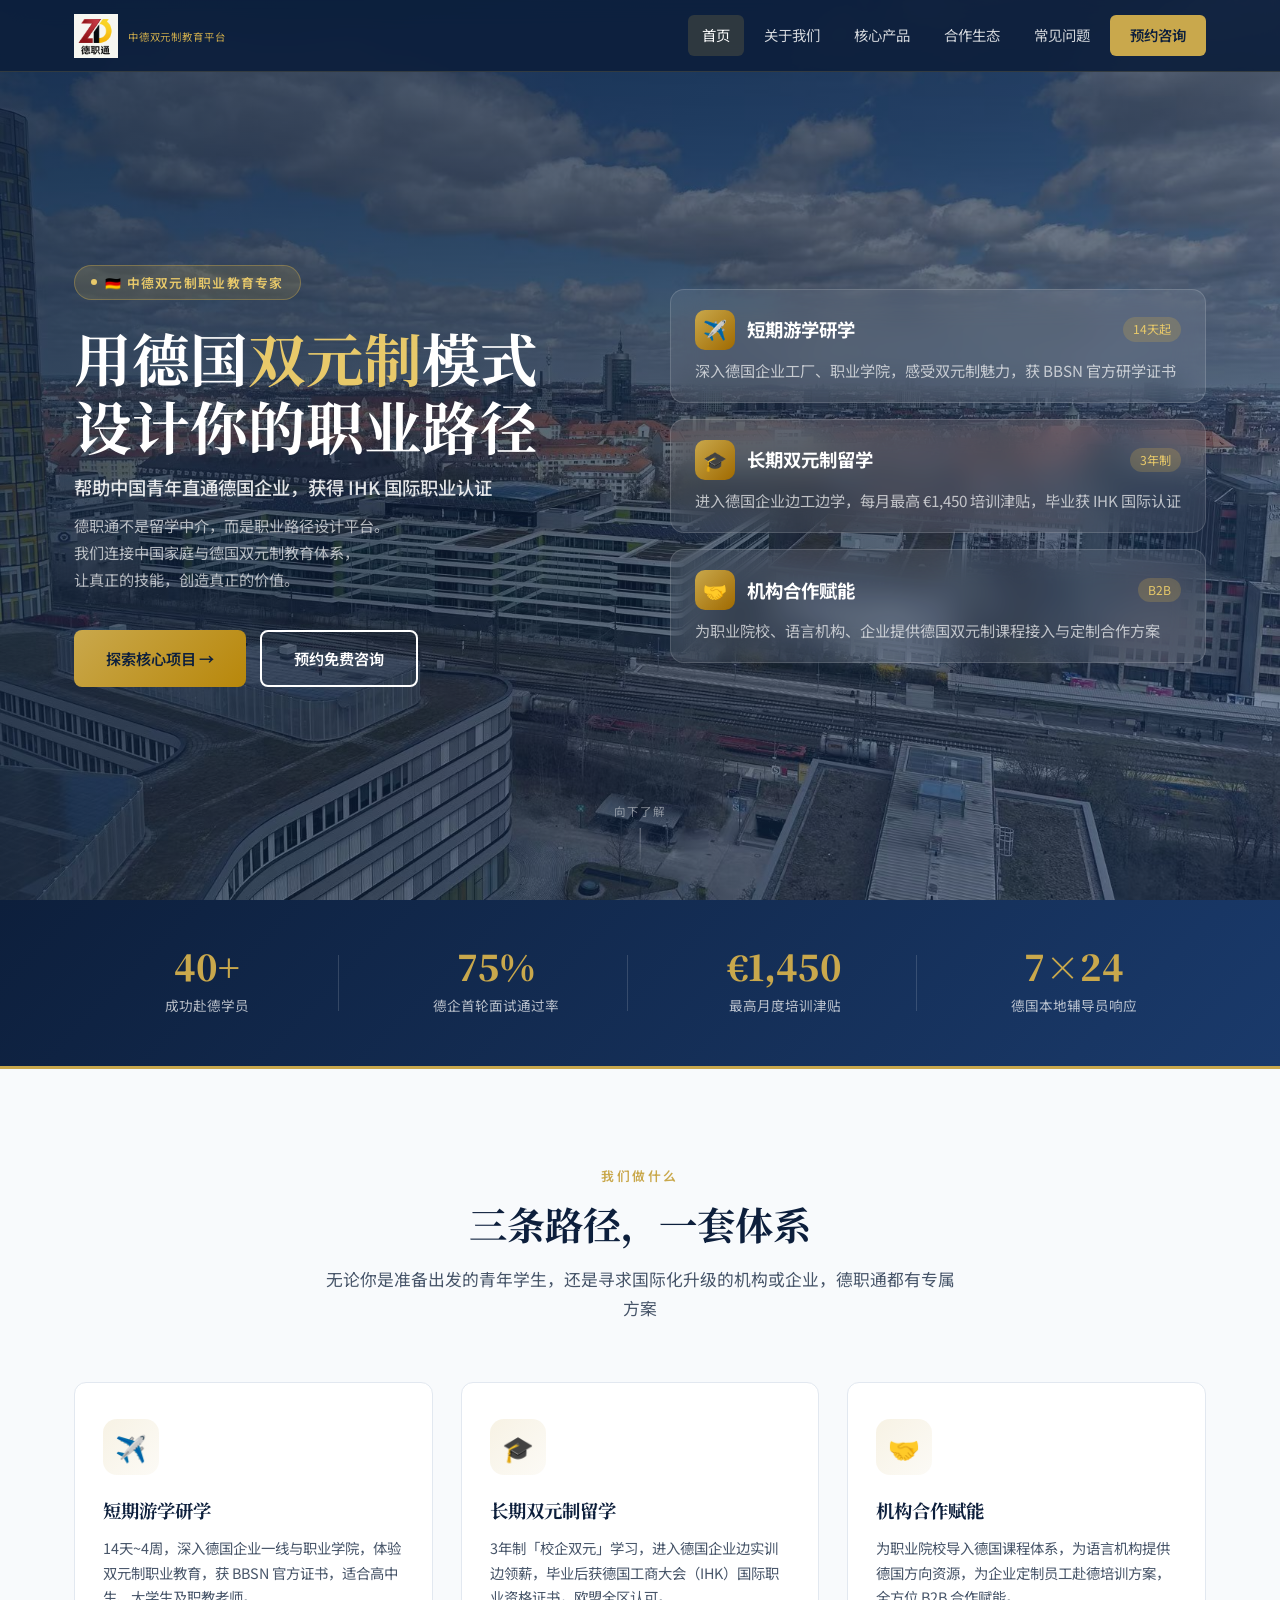
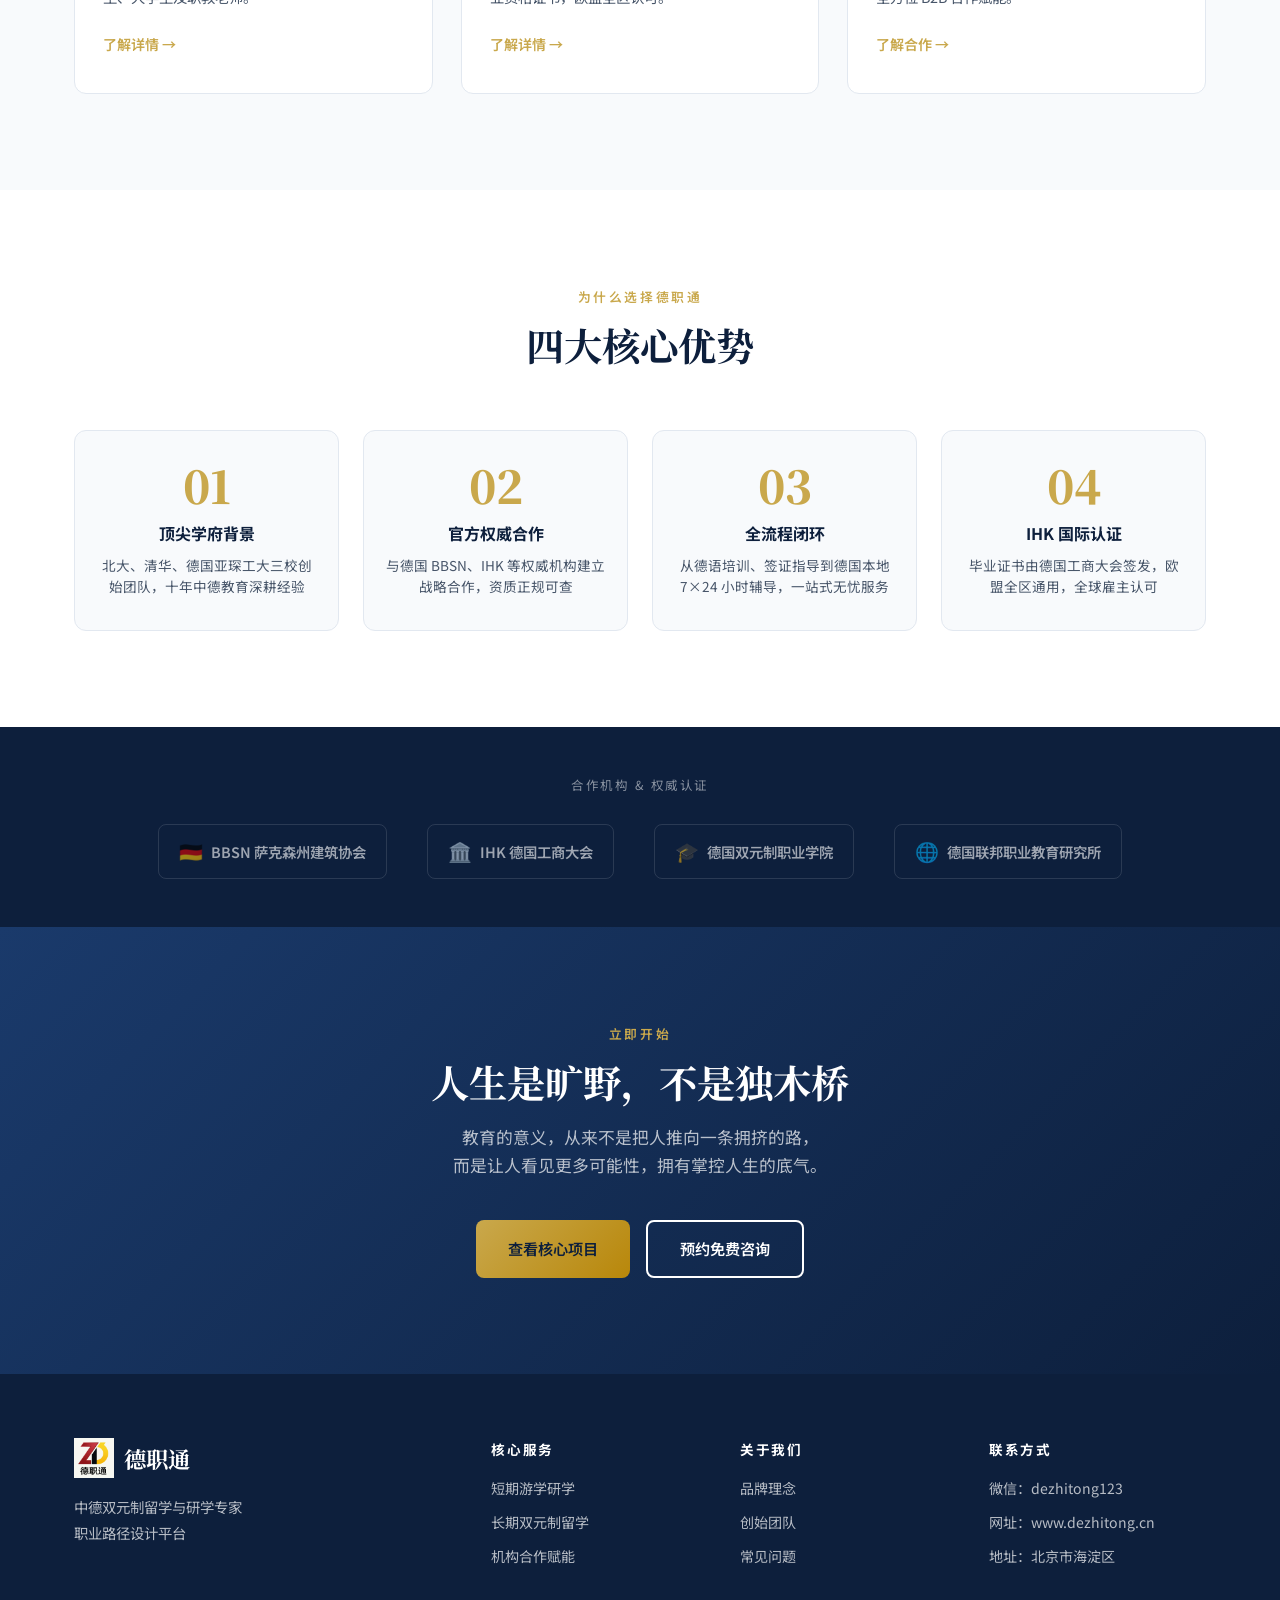
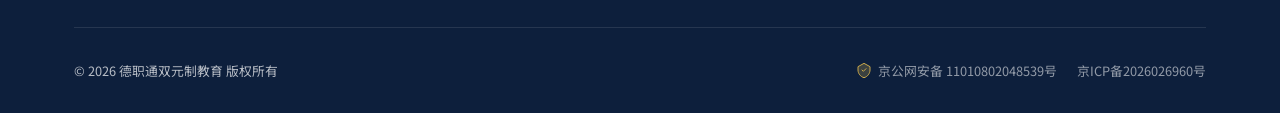
<file: index.html>
<!DOCTYPE html>
<html lang="zh-CN">
<head>
  <meta charset="UTF-8" />
  <meta name="viewport" content="width=device-width, initial-scale=1.0" />
  <title>德职通 · 中德双元制教育平台</title>
  <meta name="description" content="德职通——中德双元制留学与研学专家。帮助中国青年通过德国双元制职业教育体系，获得IHK认证，开启国际职业生涯。" />
  <link rel="preconnect" href="https://fonts.googleapis.com" />
  <link rel="preconnect" href="https://fonts.gstatic.com" crossorigin />
  <link href="https://fonts.googleapis.com/css2?family=Noto+Sans+SC:wght@300;400;500;600;700;900&family=Noto+Serif+SC:wght@400;600;700&display=swap" rel="stylesheet" />
  <link rel="stylesheet" href="shared.css" />
  <style>
    /* ======= INDEX PAGE STYLES ======= */

    /* Hero */
    .hero {
      position: relative;
      min-height: 100vh;
      display: flex;
      align-items: center;
      overflow: hidden;
    }
    .hero-bg {
      position: absolute;
      inset: 0;
      background-image: url('assets/hero-bg.jpg');
      background-size: cover;
      background-position: center 40%;
      transform: scale(1.04);
      transition: transform 8s ease;
    }
    .hero-bg.loaded { transform: scale(1); }
    .hero-overlay {
      position: absolute;
      inset: 0;
      background: linear-gradient(
        135deg,
        rgba(13,31,60,.82) 0%,
        rgba(13,31,60,.65) 50%,
        rgba(26,58,107,.5) 100%
      );
    }
    .hero-content {
      position: relative;
      z-index: 2;
      width: 100%;
      max-width: 1180px;
      margin: 0 auto;
      padding: calc(var(--nav-h) + 60px) 24px 80px;
      display: grid;
      grid-template-columns: 1fr 1fr;
      gap: 60px;
      align-items: center;
    }
    .hero-left {}
    .hero-tag {
      display: inline-flex;
      align-items: center;
      gap: 8px;
      background: rgba(201,168,76,.18);
      border: 1px solid rgba(201,168,76,.4);
      border-radius: 100px;
      padding: 6px 16px;
      font-size: .8rem;
      font-weight: 600;
      color: var(--gold2);
      letter-spacing: .1em;
      margin-bottom: 24px;
    }
    .hero-tag::before {
      content: '';
      width: 6px; height: 6px;
      background: var(--gold2);
      border-radius: 50%;
      animation: pulse 2s infinite;
    }
    @keyframes pulse {
      0%,100%{ opacity:1; transform:scale(1); }
      50%{ opacity:.5; transform:scale(1.6); }
    }
    .hero-title {
      font-family: var(--serif);
      font-size: clamp(2.2rem, 4.5vw, 3.8rem);
      font-weight: 700;
      color: var(--white);
      line-height: 1.18;
      margin-bottom: 12px;
    }
    .hero-title .accent { color: var(--gold2); }
    .hero-subtitle-main {
      font-size: clamp(1rem, 1.5vw, 1.15rem);
      color: rgba(255,255,255,.88);
      margin-bottom: 8px;
      font-weight: 500;
    }
    .hero-desc {
      font-size: .95rem;
      color: rgba(255,255,255,.68);
      line-height: 1.8;
      margin-bottom: 36px;
    }
    .hero-actions {
      display: flex;
      gap: 14px;
      flex-wrap: wrap;
    }

    /* Hero right — core services card */
    .hero-right {
      display: flex;
      flex-direction: column;
      gap: 16px;
    }
    .hero-card {
      background: rgba(255,255,255,.08);
      border: 1px solid rgba(255,255,255,.15);
      backdrop-filter: blur(16px);
      -webkit-backdrop-filter: blur(16px);
      border-radius: 14px;
      padding: 20px 24px;
      transition: var(--transition);
    }
    .hero-card:hover {
      background: rgba(201,168,76,.12);
      border-color: rgba(201,168,76,.4);
      transform: translateX(4px);
    }
    .hero-card-header {
      display: flex;
      align-items: center;
      gap: 12px;
      margin-bottom: 8px;
    }
    .hero-card-icon {
      width: 40px; height: 40px;
      border-radius: 10px;
      background: linear-gradient(135deg, var(--gold), #a06a00);
      display: flex; align-items: center; justify-content: center;
      font-size: 1.2rem;
      flex-shrink: 0;
    }
    .hero-card-title {
      font-size: 1.15rem;
      font-weight: 700;
      color: var(--white);
    }
    .hero-card-tag {
      margin-left: auto;
      font-size: .76rem;
      background: rgba(201,168,76,.25);
      color: var(--gold2);
      padding: 2px 10px;
      border-radius: 100px;
      white-space: nowrap;
    }
    .hero-card p {
      font-size: .95rem;
      color: rgba(255,255,255,.68);
      line-height: 1.6;
    }
    .hero-scroll {
      position: absolute;
      bottom: 32px;
      left: 50%;
      transform: translateX(-50%);
      z-index: 2;
      display: flex;
      flex-direction: column;
      align-items: center;
      gap: 6px;
      color: rgba(255,255,255,.45);
      font-size: .72rem;
      letter-spacing: .1em;
    }
    .hero-scroll-line {
      width: 1px;
      height: 40px;
      background: linear-gradient(to bottom, rgba(255,255,255,.4), transparent);
      animation: scrollline 2s ease-in-out infinite;
    }
    @keyframes scrollline {
      0%,100%{ opacity:1; transform:scaleY(1); }
      50%{ opacity:.3; transform:scaleY(.5); }
    }

    /* Stats bar */
    .stats-bar {
      background: linear-gradient(135deg, var(--navy) 0%, var(--navy2) 100%);
      padding: 48px 0;
      border-bottom: 3px solid var(--gold);
    }
    .stats-grid {
      display: grid;
      grid-template-columns: repeat(4, 1fr);
      gap: 24px;
    }
    .stat-item {
      text-align: center;
      position: relative;
    }
    .stat-item:not(:last-child)::after {
      content: '';
      position: absolute;
      right: 0; top: 10%; bottom: 10%;
      width: 1px;
      background: rgba(255,255,255,.15);
    }
    .stat-num {
      display: block;
      font-size: 2.2rem;
      font-weight: 900;
      color: var(--gold);
      font-family: var(--serif);
      line-height: 1;
      margin-bottom: 8px;
    }
    .stat-label {
      font-size: .85rem;
      color: rgba(255,255,255,.7);
    }

    /* What we do */
    .services { background: var(--gray50); }
    .services-grid {
      display: grid;
      grid-template-columns: repeat(3, 1fr);
      gap: 28px;
    }
    .svc-card {
      background: var(--white);
      border-radius: var(--radius);
      padding: 36px 28px;
      border: 1px solid var(--gray200);
      transition: var(--transition);
      cursor: pointer;
    }
    .svc-card:hover {
      border-color: var(--gold);
      box-shadow: 0 8px 32px rgba(201,168,76,.15);
      transform: translateY(-4px);
    }
    .svc-icon {
      width: 56px; height: 56px;
      border-radius: 14px;
      background: linear-gradient(135deg, rgba(201,168,76,.15), rgba(201,168,76,.05));
      display: flex; align-items: center; justify-content: center;
      font-size: 1.6rem;
      margin-bottom: 20px;
    }
    .svc-card h3 {
      font-size: 1.15rem;
      font-weight: 700;
      color: var(--navy);
      margin-bottom: 10px;
      font-family: var(--serif);
    }
    .svc-card p {
      font-size: .9rem;
      color: var(--gray600);
      line-height: 1.7;
      margin-bottom: 20px;
    }
    .svc-link {
      font-size: .88rem;
      font-weight: 600;
      color: var(--gold);
      display: inline-flex;
      align-items: center;
      gap: 4px;
      transition: var(--transition);
    }
    .svc-link:hover { gap: 8px; }

    /* Why choose us — 3 columns */
    .why { background: var(--white); }
    .why-grid {
      display: grid;
      grid-template-columns: repeat(4, 1fr);
      gap: 24px;
    }
    .why-card {
      text-align: center;
      padding: 32px 20px;
      border-radius: var(--radius);
      background: var(--gray50);
      border: 1px solid var(--gray200);
      transition: var(--transition);
    }
    .why-card:hover {
      background: var(--navy);
      border-color: var(--navy);
    }
    .why-card:hover .why-title,
    .why-card:hover .why-desc { color: var(--white); }
    .why-card:hover .why-num { color: var(--gold2); }
    .why-num {
      font-size: 2.8rem;
      font-weight: 900;
      color: var(--gold);
      font-family: var(--serif);
      line-height: 1;
      margin-bottom: 12px;
    }
    .why-title {
      font-size: 1rem;
      font-weight: 700;
      color: var(--navy);
      margin-bottom: 8px;
    }
    .why-desc {
      font-size: .85rem;
      color: var(--gray600);
      line-height: 1.6;
    }

    /* Partners strip */
    .partners-strip {
      background: var(--navy);
      padding: 48px 0;
    }
    .partners-strip-header {
      text-align: center;
      color: rgba(255,255,255,.5);
      font-size: .78rem;
      letter-spacing: .2em;
      text-transform: uppercase;
      margin-bottom: 28px;
    }
    .partners-logos {
      display: flex;
      align-items: center;
      justify-content: center;
      gap: 40px;
      flex-wrap: wrap;
    }
    .partner-badge {
      display: flex;
      align-items: center;
      gap: 8px;
      color: rgba(255,255,255,.6);
      font-size: .9rem;
      font-weight: 600;
      padding: 10px 20px;
      border: 1px solid rgba(255,255,255,.12);
      border-radius: 8px;
      transition: var(--transition);
    }
    .partner-badge:hover {
      border-color: rgba(201,168,76,.5);
      color: var(--gold2);
    }
    .partner-badge .flag { font-size: 1.2rem; }

    /* CTA section */
    .cta-section {
      background: linear-gradient(135deg, var(--navy2) 0%, var(--navy) 100%);
      padding: 96px 0;
      text-align: center;
    }
    .cta-section .section-title { color: var(--white); }
    .cta-section .section-desc { color: rgba(255,255,255,.7); margin-bottom: 40px; }
    .cta-actions { display: flex; gap: 16px; justify-content: center; flex-wrap: wrap; }

    /* ——— Responsive ——— */
    @media (max-width: 960px) {
      .hero-content { grid-template-columns: 1fr; gap: 40px; }
      .hero-right { display: none; }
      .services-grid { grid-template-columns: 1fr 1fr; }
      .why-grid { grid-template-columns: 1fr 1fr; }
      .stats-grid { grid-template-columns: 1fr 1fr; gap: 16px; }
      .stat-item:nth-child(2)::after { display: none; }
    }
    @media (max-width: 600px) {
      .services-grid { grid-template-columns: 1fr; }
      .why-grid { grid-template-columns: 1fr 1fr; }
    }
    @media (max-width: 400px) {
      .why-grid { grid-template-columns: 1fr; }
    }
  </style>
</head>
<body>

  <!-- ========== NAVBAR ========== -->
  <nav class="navbar" id="navbar">
    <div class="nav-inner">
      <a href="index.html" class="nav-logo">
        <img src="assets/logo.png" alt="德职通 Logo" onerror="this.style.display='none';this.nextElementSibling.style.display='flex'" />
        <div class="nav-logo-text" style="display:none">
          <span class="nav-logo-name">德职通</span>
          <span class="nav-logo-sub">中德双元制教育</span>
        </div>
        <div class="nav-logo-text">
          <span class="nav-logo-sub">中德双元制教育平台</span>
        </div>
      </a>
      <button class="nav-toggle" id="navToggle" aria-label="菜单">
        <span></span><span></span><span></span>
      </button>
      <ul class="nav-links" id="navLinks">
        <li><a href="index.html">首页</a></li>
        <li><a href="about.html">关于我们</a></li>
        <li><a href="products.html">核心产品</a></li>
        <li><a href="partners.html">合作生态</a></li>
        <li><a href="faq.html">常见问题</a></li>
        <li><a href="contact.html" class="nav-cta">预约咨询</a></li>
      </ul>
    </div>
  </nav>

  <!-- ========== HERO ========== -->
  <section class="hero" id="hero">
    <div class="hero-bg" id="heroBg">
      <div class="hero-overlay"></div>
    </div>
    <div class="hero-content">
      <div class="hero-left">
        <div class="hero-tag">🇩🇪 中德双元制职业教育专家</div>
        <h1 class="hero-title">
          用德国<span class="accent">双元制</span>模式<br />
          设计你的职业路径
        </h1>
        <p class="hero-subtitle-main">帮助中国青年直通德国企业，获得 IHK 国际职业认证</p>
        <p class="hero-desc">
          德职通不是留学中介，而是职业路径设计平台。<br />
          我们连接中国家庭与德国双元制教育体系，<br />
          让真正的技能，创造真正的价值。
        </p>
        <div class="hero-actions">
          <a href="products.html" class="btn btn-primary">探索核心项目 →</a>
          <a href="contact.html" class="btn btn-outline">预约免费咨询</a>
        </div>
      </div>

      <div class="hero-right">
        <div class="hero-card reveal">
          <div class="hero-card-header">
            <div class="hero-card-icon">✈️</div>
            <span class="hero-card-title">短期游学研学</span>
            <span class="hero-card-tag">14天起</span>
          </div>
          <p>深入德国企业工厂、职业学院，感受双元制魅力，获 BBSN 官方研学证书</p>
        </div>
        <div class="hero-card reveal">
          <div class="hero-card-header">
            <div class="hero-card-icon">🎓</div>
            <span class="hero-card-title">长期双元制留学</span>
            <span class="hero-card-tag">3年制</span>
          </div>
          <p>进入德国企业边工边学，每月最高 €1,450 培训津贴，毕业获 IHK 国际认证</p>
        </div>
        <div class="hero-card reveal">
          <div class="hero-card-header">
            <div class="hero-card-icon">🤝</div>
            <span class="hero-card-title">机构合作赋能</span>
            <span class="hero-card-tag">B2B</span>
          </div>
          <p>为职业院校、语言机构、企业提供德国双元制课程接入与定制合作方案</p>
        </div>
      </div>
    </div>
    <div class="hero-scroll">
      <span>向下了解</span>
      <div class="hero-scroll-line"></div>
    </div>
  </section>

  <!-- ========== STATS BAR ========== -->
  <section class="stats-bar">
    <div class="container">
      <div class="stats-grid">
        <div class="stat-item reveal">
          <span class="stat-num">40+</span>
          <span class="stat-label">成功赴德学员</span>
        </div>
        <div class="stat-item reveal">
          <span class="stat-num">75%</span>
          <span class="stat-label">德企首轮面试通过率</span>
        </div>
        <div class="stat-item reveal">
          <span class="stat-num">€1,450</span>
          <span class="stat-label">最高月度培训津贴</span>
        </div>
        <div class="stat-item reveal">
          <span class="stat-num">7×24</span>
          <span class="stat-label">德国本地辅导员响应</span>
        </div>
      </div>
    </div>
  </section>

  <!-- ========== WHAT WE DO ========== -->
  <section class="section services">
    <div class="container">
      <div class="section-header">
        <p class="section-eyebrow">我们做什么</p>
        <h2 class="section-title">三条路径，一套体系</h2>
        <p class="section-desc">无论你是准备出发的青年学生，还是寻求国际化升级的机构或企业，德职通都有专属方案</p>
      </div>
      <div class="services-grid">
        <div class="svc-card reveal">
          <div class="svc-icon">✈️</div>
          <h3>短期游学研学</h3>
          <p>14天~4周，深入德国企业一线与职业学院，体验双元制职业教育，获 BBSN 官方证书，适合高中生、大学生及职教老师。</p>
          <a href="products.html#study" class="svc-link">了解详情 →</a>
        </div>
        <div class="svc-card reveal">
          <div class="svc-icon">🎓</div>
          <h3>长期双元制留学</h3>
          <p>3年制「校企双元」学习，进入德国企业边实训边领薪，毕业后获德国工商大会（IHK）国际职业资格证书，欧盟全区认可。</p>
          <a href="products.html#longterm" class="svc-link">了解详情 →</a>
        </div>
        <div class="svc-card reveal">
          <div class="svc-icon">🤝</div>
          <h3>机构合作赋能</h3>
          <p>为职业院校导入德国课程体系，为语言机构提供德国方向资源，为企业定制员工赴德培训方案，全方位 B2B 合作赋能。</p>
          <a href="partners.html" class="svc-link">了解合作 →</a>
        </div>
      </div>
    </div>
  </section>

  <!-- ========== WHY CHOOSE US ========== -->
  <section class="section why">
    <div class="container">
      <div class="section-header">
        <p class="section-eyebrow">为什么选择德职通</p>
        <h2 class="section-title">四大核心优势</h2>
      </div>
      <div class="why-grid">
        <div class="why-card reveal">
          <div class="why-num">01</div>
          <div class="why-title">顶尖学府背景</div>
          <div class="why-desc">北大、清华、德国亚琛工大三校创始团队，十年中德教育深耕经验</div>
        </div>
        <div class="why-card reveal">
          <div class="why-num">02</div>
          <div class="why-title">官方权威合作</div>
          <div class="why-desc">与德国 BBSN、IHK 等权威机构建立战略合作，资质正规可查</div>
        </div>
        <div class="why-card reveal">
          <div class="why-num">03</div>
          <div class="why-title">全流程闭环</div>
          <div class="why-desc">从德语培训、签证指导到德国本地 7×24 小时辅导，一站式无忧服务</div>
        </div>
        <div class="why-card reveal">
          <div class="why-num">04</div>
          <div class="why-title">IHK 国际认证</div>
          <div class="why-desc">毕业证书由德国工商大会签发，欧盟全区通用，全球雇主认可</div>
        </div>
      </div>
    </div>
  </section>

  <!-- ========== PARTNERS STRIP ========== -->
  <div class="partners-strip">
    <div class="container">
      <p class="partners-strip-header">合作机构 &amp; 权威认证</p>
      <div class="partners-logos">
        <div class="partner-badge"><span class="flag">🇩🇪</span> BBSN 萨克森州建筑协会</div>
        <div class="partner-badge"><span class="flag">🏛️</span> IHK 德国工商大会</div>
        <div class="partner-badge"><span class="flag">🎓</span> 德国双元制职业学院</div>
        <div class="partner-badge"><span class="flag">🌐</span> 德国联邦职业教育研究所</div>
      </div>
    </div>
  </div>

  <!-- ========== CTA ========== -->
  <section class="cta-section">
    <div class="container">
      <p class="section-eyebrow" style="color:var(--gold)">立即开始</p>
      <h2 class="section-title">人生是旷野，不是独木桥</h2>
      <p class="section-desc">教育的意义，从来不是把人推向一条拥挤的路，<br />而是让人看见更多可能性，拥有掌控人生的底气。</p>
      <div class="cta-actions" style="margin-top:40px">
        <a href="products.html" class="btn btn-primary">查看核心项目</a>
        <a href="contact.html" class="btn btn-outline">预约免费咨询</a>
      </div>
    </div>
  </section>

  <!-- ========== FOOTER ========== -->
  <footer class="footer">
    <div class="container">
      <div class="footer-top">
        <div class="footer-brand">
          <div class="footer-logo">
            <img src="assets/logo.png" alt="德职通" height="40" onerror="this.style.display='none'" />
            <span class="footer-logo-name">德职通</span>
          </div>
          <p>中德双元制留学与研学专家<br />职业路径设计平台</p>
        </div>
        <div class="footer-links">
          <div class="fl-col">
            <h5>核心服务</h5>
            <ul>
              <li><a href="products.html#study">短期游学研学</a></li>
              <li><a href="products.html#longterm">长期双元制留学</a></li>
              <li><a href="partners.html">机构合作赋能</a></li>
            </ul>
          </div>
          <div class="fl-col">
            <h5>关于我们</h5>
            <ul>
              <li><a href="about.html">品牌理念</a></li>
              <li><a href="about.html#team">创始团队</a></li>
              <li><a href="faq.html">常见问题</a></li>
            </ul>
          </div>
          <div class="fl-col">
            <h5>联系方式</h5>
            <ul>
              <li>微信：dezhitong123</li>
              <li>网址：www.dezhitong.cn</li>
              <li>地址：北京市海淀区</li>
            </ul>
          </div>
        </div>
      </div>
      <div class="footer-bottom">
        <span>© 2026 德职通双元制教育 版权所有</span>
        <div class="beian-items">
          <a href="https://beian.mps.gov.cn/#/query/webSearch?code=11010802048539" target="_blank" rel="noopener" class="beian-link">
            <svg class="beian-icon" viewBox="0 0 24 24" fill="none" xmlns="http://www.w3.org/2000/svg">
              <path d="M12 2L3 7v5c0 5.25 3.75 10.15 9 11.5C17.25 22.15 21 17.25 21 12V7L12 2z" fill="#c9a84c" opacity="0.25"/><path d="M12 2L3 7v5c0 5.25 3.75 10.15 9 11.5C17.25 22.15 21 17.25 21 12V7L12 2z" stroke="#c9a84c" stroke-width="1.5" fill="none"/><path d="M9 12l2 2 4-4" stroke="#c9a84c" stroke-width="1.5" stroke-linecap="round" stroke-linejoin="round"/>
            </svg>
            京公网安备 11010802048539号
          </a>
          <a href="https://beian.miit.gov.cn/" target="_blank" rel="noopener" class="beian-link">
            京ICP备2026026960号
          </a>
        </div>
      </div>
    </div>
  </footer>

  <script src="shared.js"></script>
  <script>
    // Hero background parallax & load animation
    const heroBg = document.getElementById('heroBg');
    if (heroBg) {
      window.addEventListener('load', () => heroBg.classList.add('loaded'));
      window.addEventListener('scroll', () => {
        const offset = window.scrollY * 0.3;
        heroBg.style.transform = `scale(1) translateY(${offset}px)`;
      });
    }
  </script>
</body>
</html>
</file>
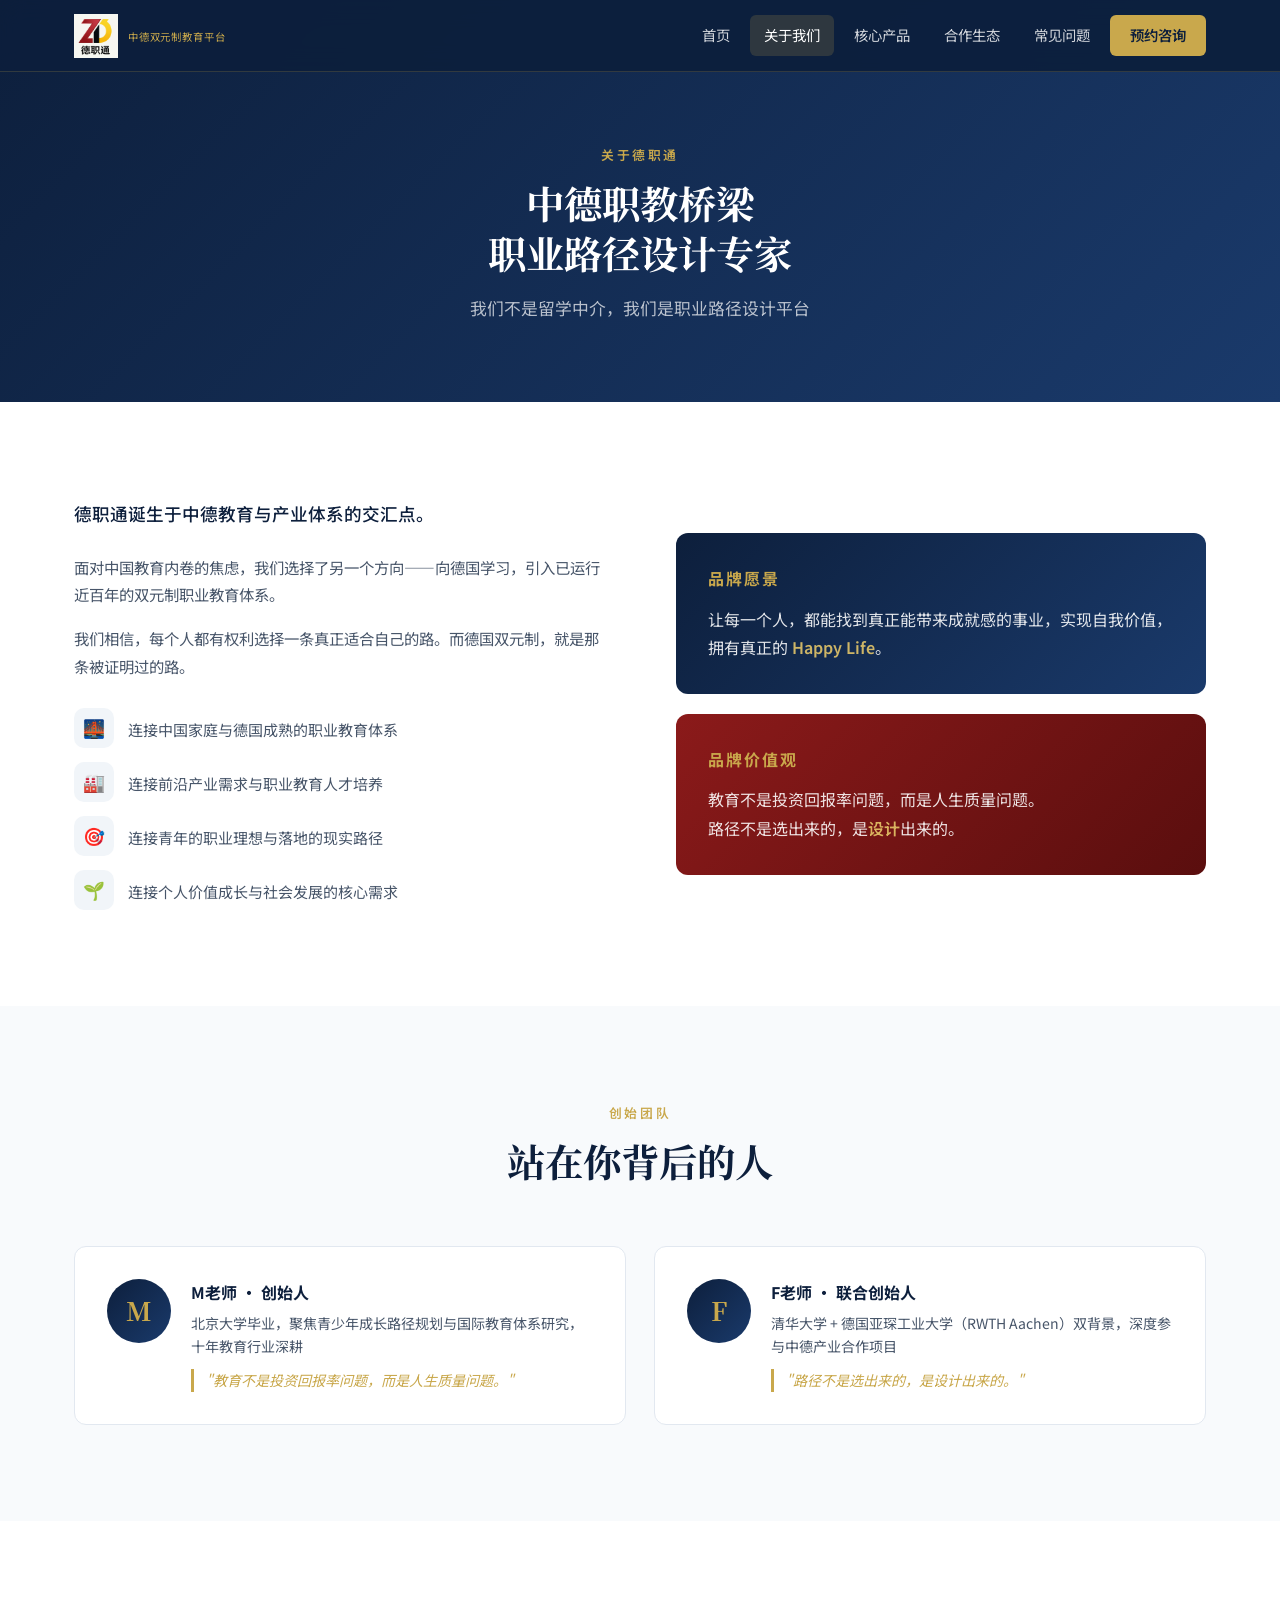
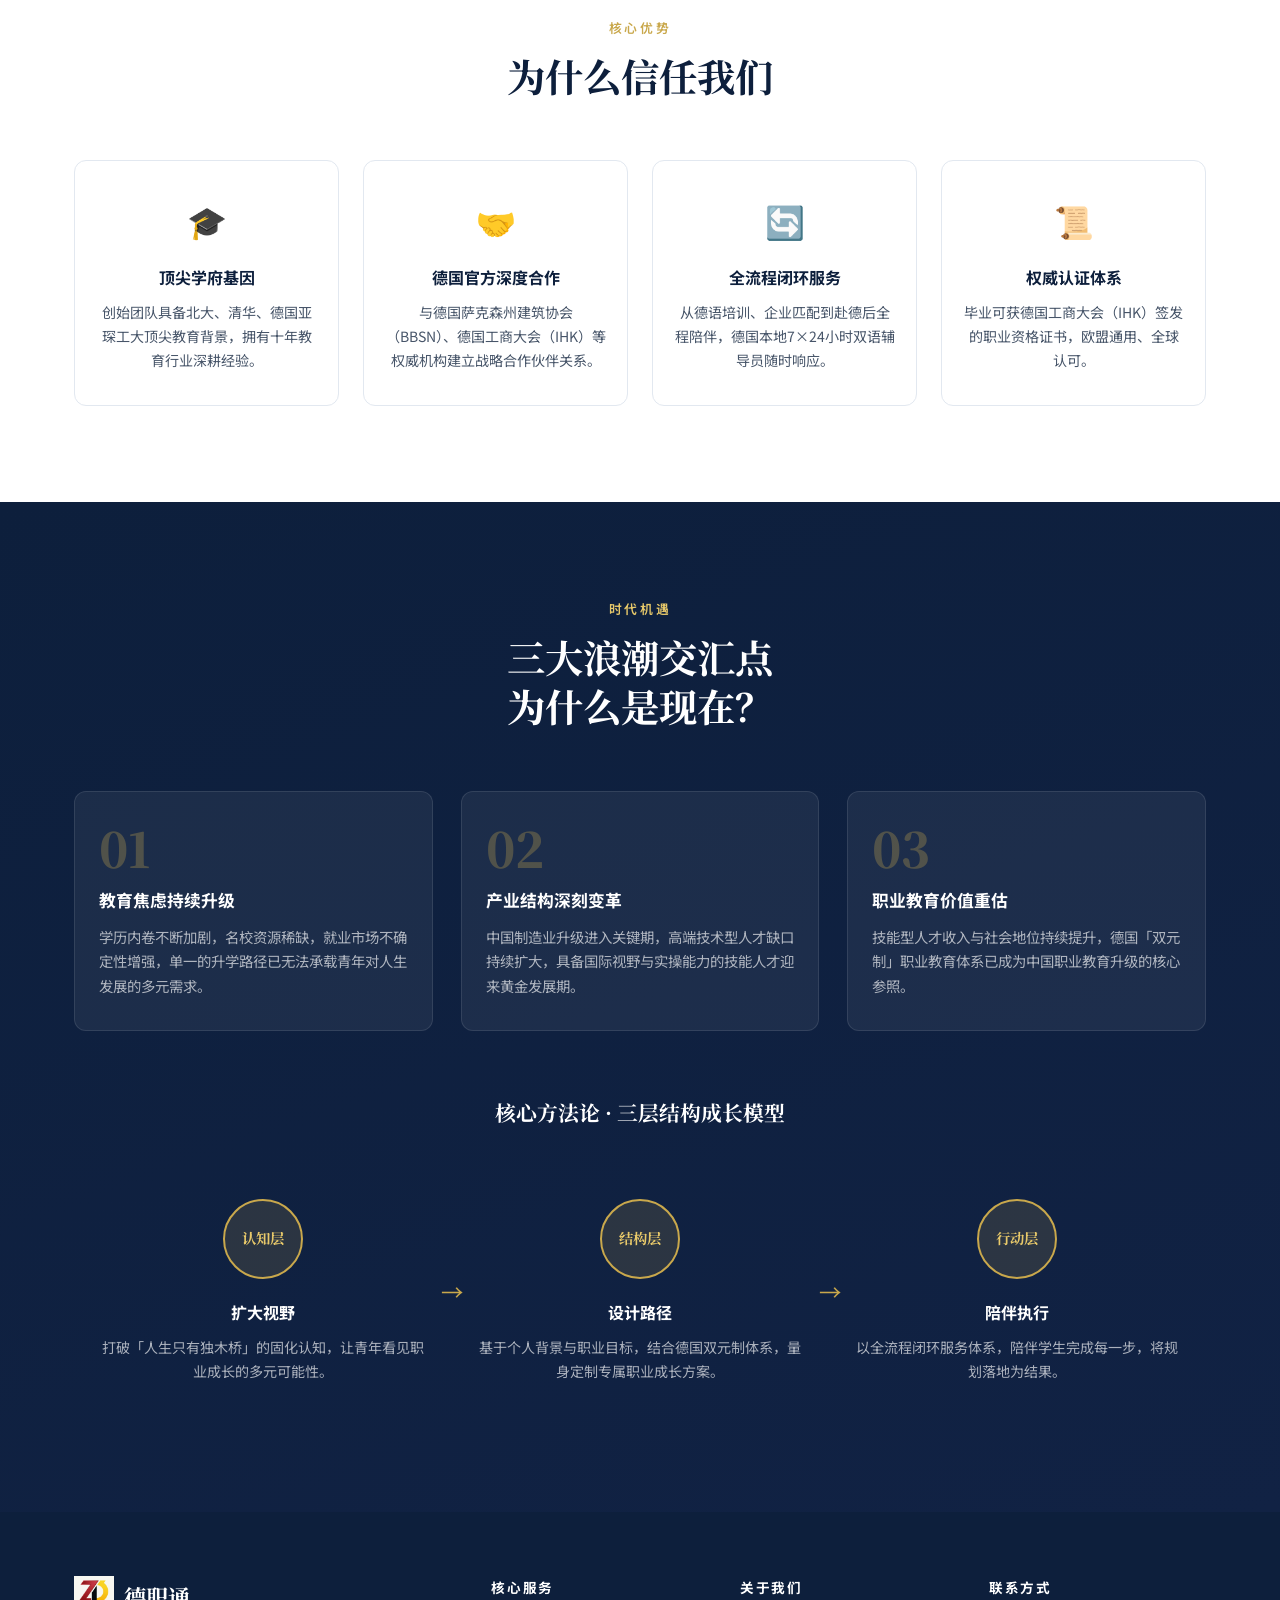
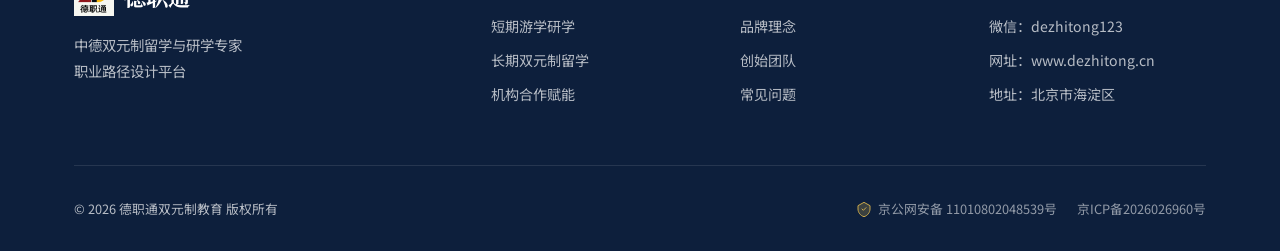
<file: about.html>
<!DOCTYPE html>
<html lang="zh-CN">
<head>
  <meta charset="UTF-8" />
  <meta name="viewport" content="width=device-width, initial-scale=1.0" />
  <title>关于我们 · 德职通</title>
  <meta name="description" content="德职通创始团队来自北大、清华、德国亚琛工大，深耕中德职业教育十年，专注职业路径设计。" />
  <link rel="preconnect" href="https://fonts.googleapis.com" />
  <link rel="preconnect" href="https://fonts.gstatic.com" crossorigin />
  <link href="https://fonts.googleapis.com/css2?family=Noto+Sans+SC:wght@300;400;500;600;700;900&family=Noto+Serif+SC:wght@400;600;700&display=swap" rel="stylesheet" />
  <link rel="stylesheet" href="shared.css" />
  <style>
    .page-hero {
      position: relative;
      background: linear-gradient(135deg, var(--navy) 0%, var(--navy2) 100%);
      padding: calc(var(--nav-h) + 72px) 0 80px;
      text-align: center;
      overflow: hidden;
    }
    .page-hero-bg {
      position: absolute; inset: 0;
      background: url('assets/neuschwanstein.jpg') center 25% / cover no-repeat;
      opacity: .18;
    }
    .page-hero .section-eyebrow { color: var(--gold); position: relative; z-index:1; }
    .page-hero .section-title { color: var(--white); margin-bottom: 16px; position: relative; z-index:1; }
    .page-hero .section-desc { color: rgba(255,255,255,.7); position: relative; z-index:1; }

    /* About intro */
    .about-intro-grid {
      display: grid;
      grid-template-columns: 1fr 1fr;
      gap: 72px;
      align-items: center;
    }
    .about-intro-text .lead {
      font-size: 1.1rem;
      color: var(--navy);
      font-weight: 500;
      line-height: 1.8;
      margin-bottom: 24px;
    }
    .about-intro-text p {
      font-size: .96rem;
      color: var(--gray600);
      line-height: 1.8;
      margin-bottom: 16px;
    }
    .connections { display: flex; flex-direction: column; gap: 14px; margin-top: 28px; }
    .conn-item { display: flex; align-items: flex-start; gap: 14px; }
    .conn-icon { width: 40px; height: 40px; border-radius: 10px; background: var(--gray100); display: flex; align-items: center; justify-content: center; font-size: 1.1rem; flex-shrink: 0; }
    .conn-text { font-size: .94rem; color: var(--gray600); line-height: 1.6; padding-top: 10px; }

    .about-vision-stack { display: flex; flex-direction: column; gap: 20px; }
    .vision-card {
      background: linear-gradient(135deg, var(--navy) 0%, var(--navy2) 100%);
      border-radius: var(--radius);
      padding: 32px;
      color: var(--white);
    }
    .vision-card h3 { font-size: 1rem; color: var(--gold); letter-spacing: .12em; text-transform: uppercase; margin-bottom: 12px; }
    .vision-card p { font-size: 1rem; line-height: 1.8; opacity: .88; }
    .vision-card em { color: var(--gold2); font-style: normal; font-weight: 600; }

    /* Intro image */
    .about-intro-img {
      width: 100%; height: 300px; object-fit: cover; border-radius: var(--radius);
      margin-top: 32px;
    }

    /* Founders */
    .founders-section { background: var(--gray50); }
    .founders-grid { display: grid; grid-template-columns: 1fr 1fr; gap: 28px; }
    .founder-card {
      background: var(--white);
      border-radius: var(--radius);
      padding: 32px;
      border: 1px solid var(--gray200);
      display: flex;
      gap: 20px;
      transition: var(--transition);
    }
    .founder-card:hover { border-color: var(--gold); box-shadow: var(--shadow); }
    .founder-avatar {
      width: 64px; height: 64px; border-radius: 50%;
      background: linear-gradient(135deg, var(--navy), var(--navy2));
      color: var(--gold);
      font-size: 1.6rem; font-weight: 700;
      display: flex; align-items: center; justify-content: center;
      flex-shrink: 0; font-family: var(--serif);
    }
    .founder-info { flex: 1; }
    .founder-info strong { display: block; font-size: 1rem; color: var(--navy); margin-bottom: 6px; }
    .founder-info span { display: block; font-size: .88rem; color: var(--gray600); margin-bottom: 12px; line-height: 1.6; }
    .founder-info blockquote { font-size: .88rem; color: var(--gold); border-left: 3px solid var(--gold); padding-left: 12px; line-height: 1.6; font-style: italic; }

    /* Advantages */
    .adv-grid { display: grid; grid-template-columns: repeat(4, 1fr); gap: 24px; }
    .adv-card {
      text-align: center; padding: 32px 20px;
      background: var(--white); border-radius: var(--radius); border: 1px solid var(--gray200);
      transition: var(--transition);
    }
    .adv-card:hover { transform: translateY(-4px); box-shadow: var(--shadow); border-color: var(--gold); }
    .adv-icon { font-size: 2rem; margin-bottom: 16px; }
    .adv-card h4 { font-size: 1rem; color: var(--navy); font-weight: 700; margin-bottom: 10px; }
    .adv-card p { font-size: .88rem; color: var(--gray600); line-height: 1.7; }

    /* Opportunity */
    .opportunity { background: linear-gradient(160deg, var(--navy) 0%, #112244 100%); }
    .wave-grid { display: grid; grid-template-columns: repeat(3, 1fr); gap: 28px; }
    .wave-card {
      background: rgba(255,255,255,.06); border: 1px solid rgba(255,255,255,.1);
      border-radius: var(--radius); padding: 32px 24px; transition: var(--transition);
    }
    .wave-card:hover { background: rgba(201,168,76,.1); border-color: rgba(201,168,76,.4); }
    .wave-num { font-size: 3rem; font-weight: 900; color: rgba(201,168,76,.3); font-family: var(--serif); line-height: 1; margin-bottom: 14px; }
    .wave-card h3 { font-size: 1.05rem; font-weight: 700; color: var(--white); margin-bottom: 10px; }
    .wave-card p { font-size: .9rem; color: rgba(255,255,255,.65); line-height: 1.7; }

    /* Methodology */
    .method-steps { display: grid; grid-template-columns: repeat(3, 1fr); gap: 0; }
    .method-step { text-align: center; padding: 32px 24px; position: relative; }
    .method-step:not(:last-child)::after {
      content: '→';
      position: absolute; right: -12px; top: 50%; transform: translateY(-50%);
      color: var(--gold); font-size: 1.4rem; z-index: 1;
    }
    .step-circle {
      display: inline-flex; align-items: center; justify-content: center;
      width: 80px; height: 80px; border-radius: 50%;
      background: rgba(201,168,76,.15); border: 2px solid var(--gold);
      color: var(--gold2); font-weight: 700; font-size: .9rem;
      margin: 0 auto 20px; font-family: var(--serif);
    }
    .method-step h4 { color: var(--white); font-size: 1rem; margin-bottom: 10px; }
    .method-step p { font-size: .88rem; color: rgba(255,255,255,.65); line-height: 1.7; }

    @media (max-width: 768px) {
      .about-intro-grid { grid-template-columns: 1fr; gap: 40px; }
      .founders-grid { grid-template-columns: 1fr; }
      .adv-grid { grid-template-columns: 1fr 1fr; }
      .wave-grid { grid-template-columns: 1fr; }
      .method-steps { grid-template-columns: 1fr; }
      .method-step:not(:last-child)::after { content: '↓'; right: 50%; top: auto; bottom: -14px; transform: none; }
    }
    @media (max-width: 480px) {
      .adv-grid { grid-template-columns: 1fr; }
    }
  </style>
</head>
<body>

  <nav class="navbar" id="navbar">
    <div class="nav-inner">
      <a href="index.html" class="nav-logo">
        <img src="assets/logo.png" alt="德职通 Logo" onerror="this.style.display='none';this.nextElementSibling.style.display='flex'" />
        <div class="nav-logo-text" style="display:none">
          <span class="nav-logo-name">德职通</span>
          <span class="nav-logo-sub">中德双元制教育</span>
        </div>
        <div class="nav-logo-text">
          <span class="nav-logo-sub">中德双元制教育平台</span>
        </div>
      </a>
      <button class="nav-toggle" id="navToggle" aria-label="菜单"><span></span><span></span><span></span></button>
      <ul class="nav-links" id="navLinks">
        <li><a href="index.html">首页</a></li>
        <li><a href="about.html">关于我们</a></li>
        <li><a href="products.html">核心产品</a></li>
        <li><a href="partners.html">合作生态</a></li>
        <li><a href="faq.html">常见问题</a></li>
        <li><a href="contact.html" class="nav-cta">预约咨询</a></li>
      </ul>
    </div>
  </nav>

  <div class="page-hero">
    <div class="page-hero-bg"></div>
    <div class="container">
      <p class="section-eyebrow">关于德职通</p>
      <h1 class="section-title">中德职教桥梁<br />职业路径设计专家</h1>
      <p class="section-desc">我们不是留学中介，我们是职业路径设计平台</p>
    </div>
  </div>

  <section class="section">
    <div class="container">
      <div class="about-intro-grid">
        <div class="about-intro-text reveal">
          <p class="lead">德职通诞生于中德教育与产业体系的交汇点。</p>
          <p>面对中国教育内卷的焦虑，我们选择了另一个方向——向德国学习，引入已运行近百年的双元制职业教育体系。</p>
          <p>我们相信，每个人都有权利选择一条真正适合自己的路。而德国双元制，就是那条被证明过的路。</p>
          <div class="connections">
            <div class="conn-item">
              <div class="conn-icon">🌉</div>
              <div class="conn-text">连接中国家庭与德国成熟的职业教育体系</div>
            </div>
            <div class="conn-item">
              <div class="conn-icon">🏭</div>
              <div class="conn-text">连接前沿产业需求与职业教育人才培养</div>
            </div>
            <div class="conn-item">
              <div class="conn-icon">🎯</div>
              <div class="conn-text">连接青年的职业理想与落地的现实路径</div>
            </div>
            <div class="conn-item">
              <div class="conn-icon">🌱</div>
              <div class="conn-text">连接个人价值成长与社会发展的核心需求</div>
            </div>
          </div>
        </div>
        <div class="about-vision-stack reveal">
          <div class="vision-card">
            <h3>品牌愿景</h3>
            <p>让每一个人，都能找到真正能带来成就感的事业，实现自我价值，拥有真正的 <em>Happy Life</em>。</p>
          </div>
          <div class="vision-card" style="background: linear-gradient(135deg,#8B1A1A,#5a0e0e)">
            <h3>品牌价值观</h3>
            <p>教育不是投资回报率问题，而是人生质量问题。<br />路径不是选出来的，是<em>设计</em>出来的。</p>
          </div>
        </div>
      </div>
    </div>
  </section>

  <section class="section founders-section" id="team">
    <div class="container">
      <div class="section-header">
        <p class="section-eyebrow">创始团队</p>
        <h2 class="section-title">站在你背后的人</h2>
      </div>
      <div class="founders-grid">
        <div class="founder-card reveal">
          <div class="founder-avatar">M</div>
          <div class="founder-info">
            <strong>M老师 · 创始人</strong>
            <span>北京大学毕业，聚焦青少年成长路径规划与国际教育体系研究，十年教育行业深耕</span>
            <blockquote>"教育不是投资回报率问题，而是人生质量问题。"</blockquote>
          </div>
        </div>
        <div class="founder-card reveal">
          <div class="founder-avatar">F</div>
          <div class="founder-info">
            <strong>F老师 · 联合创始人</strong>
            <span>清华大学 + 德国亚琛工业大学（RWTH Aachen）双背景，深度参与中德产业合作项目</span>
            <blockquote>"路径不是选出来的，是设计出来的。"</blockquote>
          </div>
        </div>
      </div>
    </div>
  </section>

  <section class="section">
    <div class="container">
      <div class="section-header">
        <p class="section-eyebrow">核心优势</p>
        <h2 class="section-title">为什么信任我们</h2>
      </div>
      <div class="adv-grid">
        <div class="adv-card reveal">
          <div class="adv-icon">🎓</div>
          <h4>顶尖学府基因</h4>
          <p>创始团队具备北大、清华、德国亚琛工大顶尖教育背景，拥有十年教育行业深耕经验。</p>
        </div>
        <div class="adv-card reveal">
          <div class="adv-icon">🤝</div>
          <h4>德国官方深度合作</h4>
          <p>与德国萨克森州建筑协会（BBSN）、德国工商大会（IHK）等权威机构建立战略合作伙伴关系。</p>
        </div>
        <div class="adv-card reveal">
          <div class="adv-icon">🔄</div>
          <h4>全流程闭环服务</h4>
          <p>从德语培训、企业匹配到赴德后全程陪伴，德国本地7×24小时双语辅导员随时响应。</p>
        </div>
        <div class="adv-card reveal">
          <div class="adv-icon">📜</div>
          <h4>权威认证体系</h4>
          <p>毕业可获德国工商大会（IHK）签发的职业资格证书，欧盟通用、全球认可。</p>
        </div>
      </div>
    </div>
  </section>

  <section class="section opportunity">
    <div class="container">
      <div class="section-header light">
        <p class="section-eyebrow">时代机遇</p>
        <h2 class="section-title">三大浪潮交汇点<br />为什么是现在？</h2>
      </div>
      <div class="wave-grid">
        <div class="wave-card reveal">
          <div class="wave-num">01</div>
          <h3>教育焦虑持续升级</h3>
          <p>学历内卷不断加剧，名校资源稀缺，就业市场不确定性增强，单一的升学路径已无法承载青年对人生发展的多元需求。</p>
        </div>
        <div class="wave-card reveal">
          <div class="wave-num">02</div>
          <h3>产业结构深刻变革</h3>
          <p>中国制造业升级进入关键期，高端技术型人才缺口持续扩大，具备国际视野与实操能力的技能人才迎来黄金发展期。</p>
        </div>
        <div class="wave-card reveal">
          <div class="wave-num">03</div>
          <h3>职业教育价值重估</h3>
          <p>技能型人才收入与社会地位持续提升，德国「双元制」职业教育体系已成为中国职业教育升级的核心参照。</p>
        </div>
      </div>
      <div style="margin-top:64px">
        <h3 class="sub-title light" style="text-align:center">核心方法论 · 三层结构成长模型</h3>
        <div class="method-steps">
          <div class="method-step reveal">
            <div class="step-circle">认知层</div>
            <h4>扩大视野</h4>
            <p>打破「人生只有独木桥」的固化认知，让青年看见职业成长的多元可能性。</p>
          </div>
          <div class="method-step reveal">
            <div class="step-circle">结构层</div>
            <h4>设计路径</h4>
            <p>基于个人背景与职业目标，结合德国双元制体系，量身定制专属职业成长方案。</p>
          </div>
          <div class="method-step reveal">
            <div class="step-circle">行动层</div>
            <h4>陪伴执行</h4>
            <p>以全流程闭环服务体系，陪伴学生完成每一步，将规划落地为结果。</p>
          </div>
        </div>
      </div>
    </div>
  </section>

  <footer class="footer">
    <div class="container">
      <div class="footer-top">
        <div class="footer-brand">
          <div class="footer-logo">
            <img src="assets/logo.png" alt="德职通" height="40" onerror="this.style.display='none'" />
            <span class="footer-logo-name">德职通</span>
          </div>
          <p>中德双元制留学与研学专家<br />职业路径设计平台</p>
        </div>
        <div class="footer-links">
          <div class="fl-col"><h5>核心服务</h5><ul><li><a href="products.html#study">短期游学研学</a></li><li><a href="products.html#longterm">长期双元制留学</a></li><li><a href="partners.html">机构合作赋能</a></li></ul></div>
          <div class="fl-col"><h5>关于我们</h5><ul><li><a href="about.html">品牌理念</a></li><li><a href="about.html#team">创始团队</a></li><li><a href="faq.html">常见问题</a></li></ul></div>
          <div class="fl-col"><h5>联系方式</h5><ul><li>微信：dezhitong123</li><li>网址：www.dezhitong.cn</li><li>地址：北京市海淀区</li></ul></div>
        </div>
      </div>
      <div class="footer-bottom">
        <span>© 2026 德职通双元制教育 版权所有</span>
        <div class="beian-items">
          <a href="https://beian.mps.gov.cn/#/query/webSearch?code=11010802048539" target="_blank" rel="noopener" class="beian-link">
            <svg class="beian-icon" viewBox="0 0 24 24" fill="none"><path d="M12 2L3 7v5c0 5.25 3.75 10.15 9 11.5C17.25 22.15 21 17.25 21 12V7L12 2z" fill="#c9a84c" opacity="0.25"/><path d="M12 2L3 7v5c0 5.25 3.75 10.15 9 11.5C17.25 22.15 21 17.25 21 12V7L12 2z" stroke="#c9a84c" stroke-width="1.5" fill="none"/><path d="M9 12l2 2 4-4" stroke="#c9a84c" stroke-width="1.5" stroke-linecap="round" stroke-linejoin="round"/></svg>
            京公网安备 11010802048539号
          </a>
          <a href="https://beian.miit.gov.cn/" target="_blank" rel="noopener" class="beian-link">京ICP备2026026960号</a>
        </div>
      </div>
    </div>
  </footer>
  <script src="shared.js"></script>
</body>
</html>
</file>
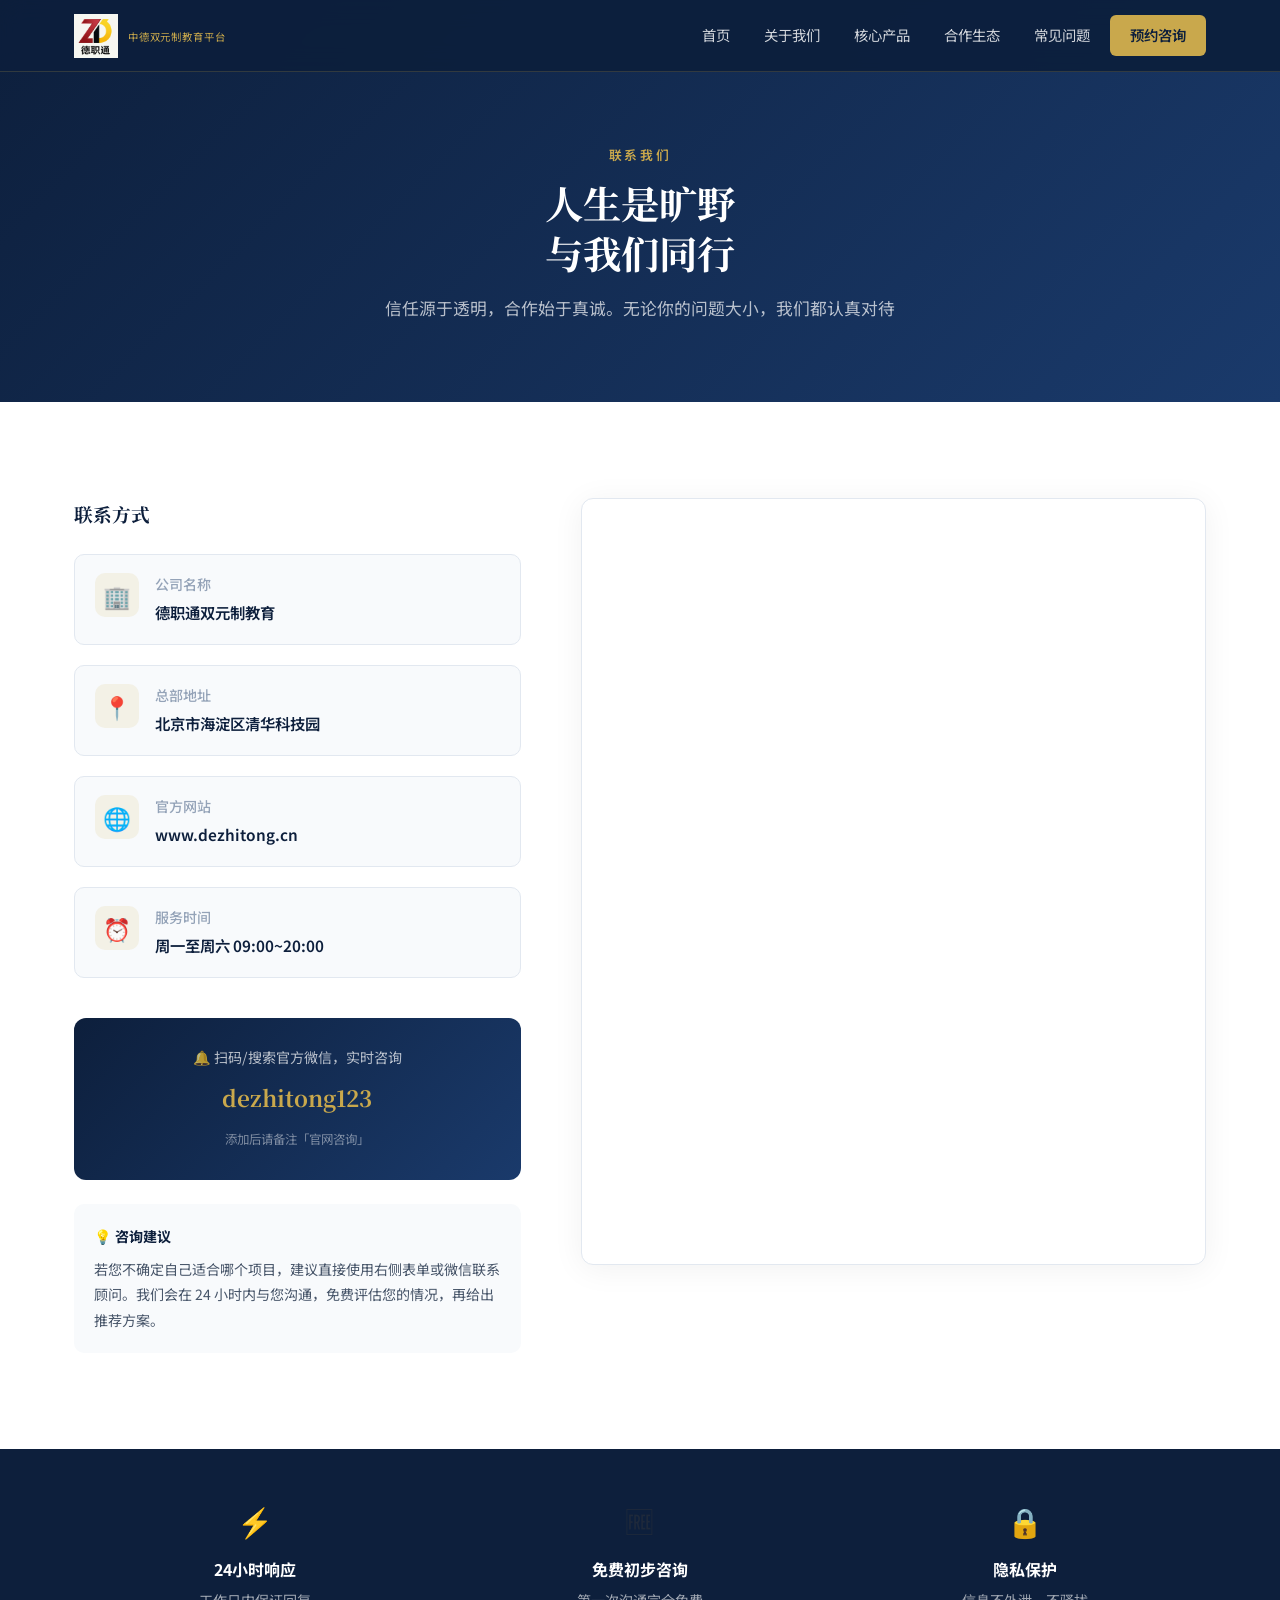
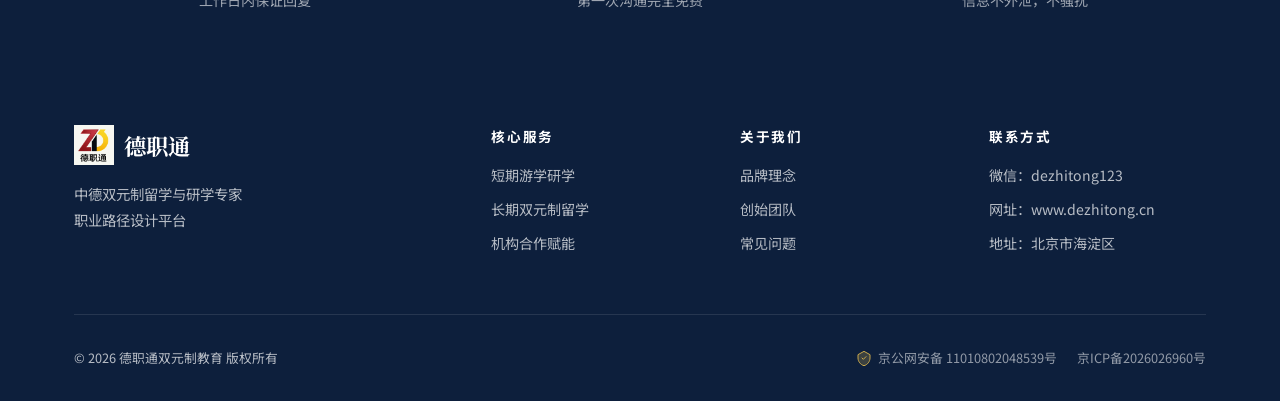
<file: contact.html>
<!DOCTYPE html>
<html lang="zh-CN">
<head>
  <meta charset="UTF-8" /><meta name="viewport" content="width=device-width, initial-scale=1.0" />
  <title>联系我们 · 德职通</title>
  <link rel="preconnect" href="https://fonts.googleapis.com" /><link rel="preconnect" href="https://fonts.gstatic.com" crossorigin />
  <link href="https://fonts.googleapis.com/css2?family=Noto+Sans+SC:wght@300;400;500;600;700;900&family=Noto+Serif+SC:wght@400;600;700&display=swap" rel="stylesheet" />
  <link rel="stylesheet" href="shared.css" />
  <style>
    .page-hero {
      position: relative; overflow: hidden;
      background: linear-gradient(135deg, var(--navy) 0%, var(--navy2) 100%);
      padding: calc(var(--nav-h) + 72px) 0 80px; text-align: center;
    }
    .page-hero-bg { position: absolute; inset: 0; background: url('assets/flight-to-germany.jpg') center 50% / cover no-repeat; opacity: .16; }
    .page-hero .section-eyebrow { color: var(--gold); position: relative; z-index:1; }
    .page-hero .section-title { color: var(--white); position: relative; z-index:1; }
    .page-hero .section-desc { color: rgba(255,255,255,.7); position: relative; z-index:1; }

    .contact-layout { display: grid; grid-template-columns: 1fr 1.4fr; gap: 60px; align-items: start; }

    .cinfo-block { display: flex; flex-direction: column; gap: 20px; margin-bottom: 40px; }
    .cinfo-item { display: flex; align-items: flex-start; gap: 16px; padding: 18px 20px; background: var(--gray50); border-radius: 10px; border: 1px solid var(--gray200); }
    .cinfo-icon { font-size: 1.4rem; flex-shrink: 0; width: 44px; height: 44px; background: rgba(201,168,76,.12); border-radius: 10px; display: flex; align-items: center; justify-content: center; }
    .cinfo-item strong { display: block; font-size: .88rem; color: var(--gray400); font-weight: 500; margin-bottom: 2px; }
    .cinfo-item span { font-size: .96rem; color: var(--navy); font-weight: 600; }

    .wechat-box { background: linear-gradient(135deg, var(--navy) 0%, var(--navy2) 100%); border-radius: var(--radius); padding: 28px; text-align: center; }
    .wechat-box p { color: rgba(255,255,255,.7); font-size: .88rem; margin-bottom: 8px; }
    .wechat-id { font-size: 1.4rem; font-weight: 700; color: var(--gold); font-family: var(--serif); margin-bottom: 8px; }
    .wechat-box small { color: rgba(255,255,255,.45); font-size: .78rem; }

    /* 腾讯问卷嵌入 */
    .survey-card { background: var(--white); border-radius: var(--radius); border: 1px solid var(--gray200); box-shadow: 0 4px 32px rgba(0,0,0,.06); overflow: hidden; }
    .survey-card iframe { display: block; width: 100%; min-height: 85vh; border: none; }
    .survey-loading { text-align: center; padding: 60px 20px; color: var(--gray400); font-size: .92rem; }
    .survey-loading::before { content: ''; display: block; width: 32px; height: 32px; margin: 0 auto 16px; border: 3px solid var(--gray200); border-top-color: var(--gold); border-radius: 50%; animation: spin .8s linear infinite; }
    @keyframes spin { to { transform: rotate(360deg); } }

    @media (max-width: 768px) {
      .contact-layout { grid-template-columns: 1fr; }
      .survey-card iframe { min-height: 90vh; }
    }
  </style>
</head>
<body>
  <nav class="navbar" id="navbar">
    <div class="nav-inner">
      <a href="index.html" class="nav-logo">
        <img src="assets/logo.png" alt="德职通 Logo" onerror="this.style.display='none';this.nextElementSibling.style.display='flex'" />
        <div class="nav-logo-text" style="display:none"><span class="nav-logo-name">德职通</span><span class="nav-logo-sub">中德双元制教育</span></div>
        <div class="nav-logo-text"><span class="nav-logo-sub">中德双元制教育平台</span></div>
      </a>
      <button class="nav-toggle" id="navToggle" aria-label="菜单"><span></span><span></span><span></span></button>
      <ul class="nav-links" id="navLinks">
        <li><a href="index.html">首页</a></li><li><a href="about.html">关于我们</a></li><li><a href="products.html">核心产品</a></li><li><a href="partners.html">合作生态</a></li><li><a href="faq.html">常见问题</a></li><li><a href="contact.html" class="nav-cta">预约咨询</a></li>
      </ul>
    </div>
  </nav>

  <div class="page-hero">
    <div class="page-hero-bg"></div>
    <div class="container">
      <p class="section-eyebrow">联系我们</p>
      <h1 class="section-title">人生是旷野<br />与我们同行</h1>
      <p class="section-desc">信任源于透明，合作始于真诚。无论你的问题大小，我们都认真对待</p>
    </div>
  </div>

  <section class="section">
    <div class="container">
      <div class="contact-layout">
        <div class="contact-left">
          <h3 style="color:var(--navy);font-family:var(--serif);margin-bottom:24px">联系方式</h3>
          <div class="cinfo-block">
            <div class="cinfo-item reveal">
              <div class="cinfo-icon">🏢</div>
              <div><strong>公司名称</strong><span>德职通双元制教育</span></div>
            </div>
            <div class="cinfo-item reveal">
              <div class="cinfo-icon">📍</div>
              <div><strong>总部地址</strong><span>北京市海淀区清华科技园</span></div>
            </div>
            <div class="cinfo-item reveal">
              <div class="cinfo-icon">🌐</div>
              <div><strong>官方网站</strong><span>www.dezhitong.cn</span></div>
            </div>
            <div class="cinfo-item reveal">
              <div class="cinfo-icon">⏰</div>
              <div><strong>服务时间</strong><span>周一至周六 09:00~20:00</span></div>
            </div>
          </div>

          <div class="wechat-box reveal">
            <p>🔔 扫码/搜索官方微信，实时咨询</p>
            <div class="wechat-id">dezhitong123</div>
            <small>添加后请备注「官网咨询」</small>
          </div>

          <div style="margin-top:24px;padding:20px;background:var(--gray50);border-radius:10px;font-size:.88rem;color:var(--gray600);line-height:1.8">
            <strong style="color:var(--navy);display:block;margin-bottom:8px">💡 咨询建议</strong>
            若您不确定自己适合哪个项目，建议直接使用右侧表单或微信联系顾问。我们会在 24 小时内与您沟通，免费评估您的情况，再给出推荐方案。
          </div>
        </div>

        <div class="contact-right">
          <!-- 腾讯问卷 iframe 嵌入 | 问卷ID: 26919703 -->
          <div class="survey-card reveal">
            <div class="survey-loading" id="surveyLoading">问卷加载中...</div>
            <iframe
              id="surveyIframe"
              src="https://wj.qq.com/s2/26919703/55de/"
              allow="camera;microphone;geolocation"
              style="display:none;"
              title="德职通咨询问卷"
              onload="document.getElementById('surveyLoading').style.display='none';this.style.display='block';"
              onerror="document.getElementById('surveyLoading').innerHTML='问卷加载失败，请尝试<a href=\\'https://wj.qq.com/s2/26919703/55de/\\' target=\\'_blank\\'>直接打开</a>或联系微信 dezhitong123'"
            ></iframe>
          </div>
        </div>
      </div>
    </div>
  </section>

  <!-- Guarantee bar -->
  <section style="background:var(--navy);padding:48px 0">
    <div class="container">
      <div style="display:grid;grid-template-columns:repeat(3,1fr);gap:24px;text-align:center">
        <div>
          <div style="font-size:1.8rem;margin-bottom:10px">⚡</div>
          <div style="color:var(--white);font-weight:700;margin-bottom:6px">24小时响应</div>
          <div style="color:rgba(255,255,255,.6);font-size:.88rem">工作日内保证回复</div>
        </div>
        <div>
          <div style="font-size:1.8rem;margin-bottom:10px">🆓</div>
          <div style="color:var(--white);font-weight:700;margin-bottom:6px">免费初步咨询</div>
          <div style="color:rgba(255,255,255,.6);font-size:.88rem">第一次沟通完全免费</div>
        </div>
        <div>
          <div style="font-size:1.8rem;margin-bottom:10px">🔒</div>
          <div style="color:var(--white);font-weight:700;margin-bottom:6px">隐私保护</div>
          <div style="color:rgba(255,255,255,.6);font-size:.88rem">信息不外泄，不骚扰</div>
        </div>
      </div>
    </div>
  </section>

  <footer class="footer">
    <div class="container">
      <div class="footer-top">
        <div class="footer-brand"><div class="footer-logo"><img src="assets/logo.png" alt="德职通" height="40" onerror="this.style.display='none'" /><span class="footer-logo-name">德职通</span></div><p>中德双元制留学与研学专家<br />职业路径设计平台</p></div>
        <div class="footer-links">
          <div class="fl-col"><h5>核心服务</h5><ul><li><a href="products.html#study">短期游学研学</a></li><li><a href="products.html#longterm">长期双元制留学</a></li><li><a href="partners.html">机构合作赋能</a></li></ul></div>
          <div class="fl-col"><h5>关于我们</h5><ul><li><a href="about.html">品牌理念</a></li><li><a href="about.html#team">创始团队</a></li><li><a href="faq.html">常见问题</a></li></ul></div>
          <div class="fl-col"><h5>联系方式</h5><ul><li>微信：dezhitong123</li><li>网址：www.dezhitong.cn</li><li>地址：北京市海淀区</li></ul></div>
        </div>
      </div>
      <div class="footer-bottom">
        <span>© 2026 德职通双元制教育 版权所有</span>
        <div class="beian-items">
          <a href="https://beian.mps.gov.cn/#/query/webSearch?code=11010802048539" target="_blank" rel="noopener" class="beian-link"><svg class="beian-icon" viewBox="0 0 24 24" fill="none"><path d="M12 2L3 7v5c0 5.25 3.75 10.15 9 11.5C17.25 22.15 21 17.25 21 12V7L12 2z" fill="#c9a84c" opacity="0.25"/><path d="M12 2L3 7v5c0 5.25 3.75 10.15 9 11.5C17.25 22.15 21 17.25 21 12V7L12 2z" stroke="#c9a84c" stroke-width="1.5" fill="none"/><path d="M9 12l2 2 4-4" stroke="#c9a84c" stroke-width="1.5" stroke-linecap="round" stroke-linejoin="round"/></svg>京公网安备 11010802048539号</a>
          <a href="https://beian.miit.gov.cn/" target="_blank" rel="noopener" class="beian-link">京ICP备2026026960号</a>
        </div>
      </div>
    </div>
  </footer>
  <script src="shared.js"></script>
</body>
</html>
</file>
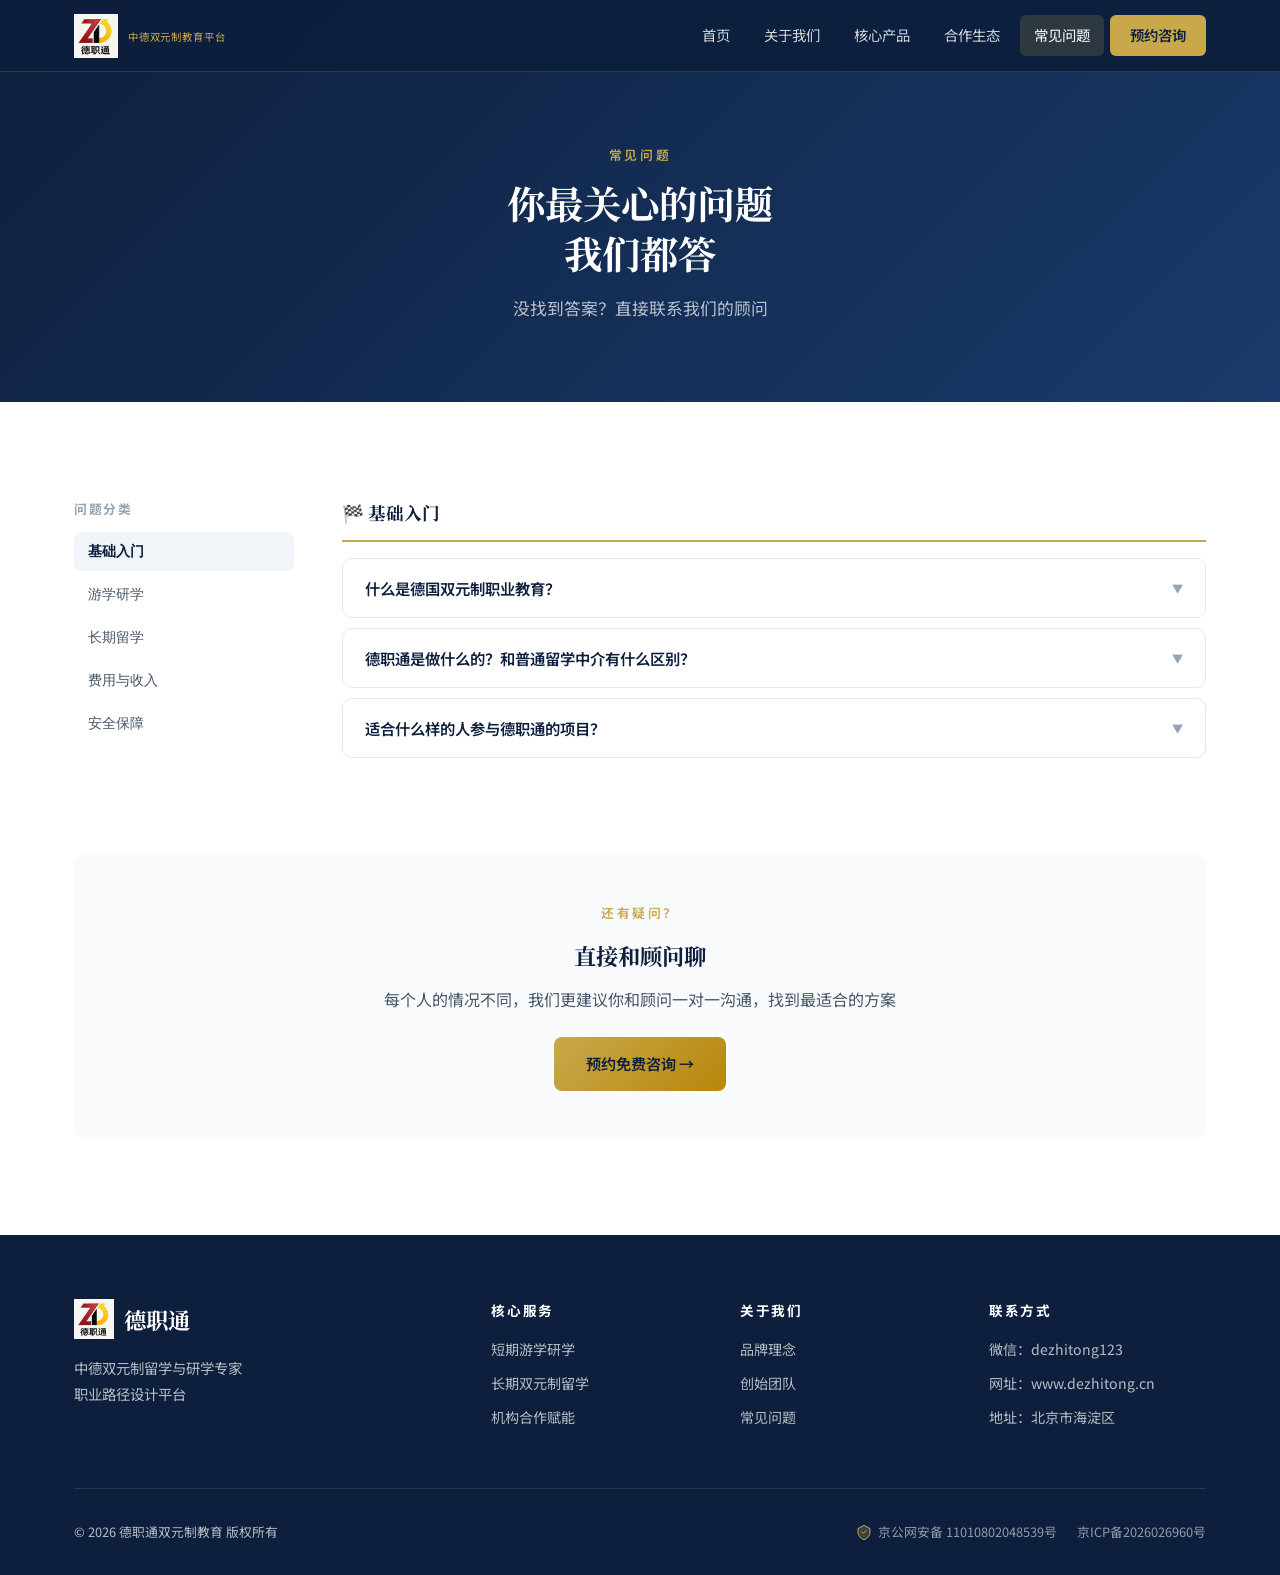
<file: faq.html>
<!DOCTYPE html>
<html lang="zh-CN">
<head>
  <meta charset="UTF-8" /><meta name="viewport" content="width=device-width, initial-scale=1.0" />
  <title>常见问题 · 德职通</title>
  <link rel="preconnect" href="https://fonts.googleapis.com" /><link rel="preconnect" href="https://fonts.gstatic.com" crossorigin />
  <link href="https://fonts.googleapis.com/css2?family=Noto+Sans+SC:wght@300;400;500;600;700;900&family=Noto+Serif+SC:wght@400;600;700&display=swap" rel="stylesheet" />
  <link rel="stylesheet" href="shared.css" />
  <style>
    .page-hero { position: relative; overflow: hidden; background: linear-gradient(135deg, var(--navy) 0%, var(--navy2) 100%); padding: calc(var(--nav-h) + 72px) 0 80px; text-align: center; }
    .page-hero-bg { position: absolute; inset: 0; background: url('assets/cathedral-blossom.jpg') center 35%/cover no-repeat; opacity: .12; }
    .page-hero .section-eyebrow { color: var(--gold); position: relative; z-index: 1; }
    .page-hero .section-title { color: var(--white); position: relative; z-index: 1; }
    .page-hero .section-desc { color: rgba(255,255,255,.7); position: relative; z-index: 1; }

    .faq-layout { display: grid; grid-template-columns: 220px 1fr; gap: 48px; align-items: start; }
    .faq-cats { position: sticky; top: calc(var(--nav-h) + 24px); }
    .faq-cats h4 { font-size: .8rem; letter-spacing: .12em; color: var(--gray400); text-transform: uppercase; margin-bottom: 12px; }
    .faq-cat-btn { display: block; width: 100%; text-align: left; padding: 10px 14px; border: none; background: none; cursor: pointer; color: var(--gray600); font-size: .9rem; border-radius: 8px; transition: var(--transition); margin-bottom: 4px; }
    .faq-cat-btn:hover, .faq-cat-btn.active { background: var(--gray100); color: var(--navy); font-weight: 600; }

    .faq-group { margin-bottom: 48px; }
    .faq-group-title { font-size: 1.1rem; font-weight: 700; color: var(--navy); margin-bottom: 16px; padding-bottom: 12px; border-bottom: 2px solid var(--gold); font-family: var(--serif); display: flex; align-items: center; gap: 10px; }
    .faq-item { border: 1px solid var(--gray200); border-radius: 10px; margin-bottom: 10px; overflow: hidden; transition: var(--transition); }
    .faq-item.open { border-color: var(--gold); }
    .faq-q { width: 100%; display: flex; align-items: center; justify-content: space-between; gap: 16px; padding: 18px 22px; background: none; border: none; cursor: pointer; text-align: left; font-size: .96rem; font-weight: 600; color: var(--navy); font-family: var(--font); transition: var(--transition); }
    .faq-q:hover { background: var(--gray50); }
    .faq-arrow { font-size: .7rem; color: var(--gray400); transition: var(--transition); flex-shrink: 0; }
    .faq-item.open .faq-arrow { transform: rotate(180deg); color: var(--gold); }
    .faq-a { max-height: 0; overflow: hidden; transition: max-height .35s ease, padding .35s ease; padding: 0 22px; }
    .faq-item.open .faq-a { max-height: 400px; padding: 0 22px 18px; }
    .faq-a p { font-size: .92rem; color: var(--gray600); line-height: 1.8; }

    @media (max-width: 768px) {
      .faq-layout { grid-template-columns: 1fr; }
      .faq-cats { position: static; display: flex; flex-wrap: wrap; gap: 8px; }
      .faq-cat-btn { width: auto; padding: 8px 14px; border: 1px solid var(--gray200); border-radius: 100px; font-size: .82rem; }
    }
  </style>
</head>
<body>
  <nav class="navbar" id="navbar">
    <div class="nav-inner">
      <a href="index.html" class="nav-logo">
        <img src="assets/logo.png" alt="德职通 Logo" onerror="this.style.display='none';this.nextElementSibling.style.display='flex'" />
        <div class="nav-logo-text" style="display:none"><span class="nav-logo-name">德职通</span><span class="nav-logo-sub">中德双元制教育</span></div>
        <div class="nav-logo-text"><span class="nav-logo-sub">中德双元制教育平台</span></div>
      </a>
      <button class="nav-toggle" id="navToggle" aria-label="菜单"><span></span><span></span><span></span></button>
      <ul class="nav-links" id="navLinks">
        <li><a href="index.html">首页</a></li><li><a href="about.html">关于我们</a></li><li><a href="products.html">核心产品</a></li><li><a href="partners.html">合作生态</a></li><li><a href="faq.html">常见问题</a></li><li><a href="contact.html" class="nav-cta">预约咨询</a></li>
      </ul>
    </div>
  </nav>

  <div class="page-hero">
    <div class="page-hero-bg"></div>
    <div class="container">
      <p class="section-eyebrow">常见问题</p>
      <h1 class="section-title">你最关心的问题<br />我们都答</h1>
      <p class="section-desc">没找到答案？直接联系我们的顾问</p>
    </div>
  </div>

  <section class="section">
    <div class="container">
      <div class="faq-layout">
        <div class="faq-cats">
          <h4>问题分类</h4>
          <button class="faq-cat-btn active" data-cat="basic">基础入门</button>
          <button class="faq-cat-btn" data-cat="study">游学研学</button>
          <button class="faq-cat-btn" data-cat="longterm">长期留学</button>
          <button class="faq-cat-btn" data-cat="cost">费用与收入</button>
          <button class="faq-cat-btn" data-cat="safe">安全保障</button>
        </div>

        <div class="faq-content">
          <!-- 基础入门 -->
          <div class="faq-group" data-cat="basic">
            <div class="faq-group-title">🏁 基础入门</div>
            <div class="faq-item">
              <button class="faq-q">什么是德国双元制职业教育？<span class="faq-arrow">▼</span></button>
              <div class="faq-a"><p>双元制（Duales Ausbildungssystem）是德国特有的职业教育体系，已运行近百年。学员同时在「企业（第一元）」和「职业学院（第二元）」学习，70%时间在企业实岗实训，30%时间在学校学理论。全程有薪，毕业获IHK国际认证。</p></div>
            </div>
            <div class="faq-item">
              <button class="faq-q">德职通是做什么的？和普通留学中介有什么区别？<span class="faq-arrow">▼</span></button>
              <div class="faq-a"><p>德职通不是留学中介，而是职业路径设计平台。普通留学中介帮你申请大学，我们帮你设计整个职业路径：从认知中德教育差异，到匹配最适合你的德国企业，到赴德后的全程陪伴。我们更关注你的职业成长，而非仅仅完成手续。</p></div>
            </div>
            <div class="faq-item">
              <button class="faq-q">适合什么样的人参与德职通的项目？<span class="faq-arrow">▼</span></button>
              <div class="faq-a"><p>游学研学：适合高中生、大学生、职教教师，以及对德国职业教育感兴趣的家长。长期留学：适合有意赴德、年龄18~30岁、愿意学德语并在德国工作生活3年以上的年轻人。机构合作：适合职业院校、德语培训机构、中德合资企业。</p></div>
            </div>
          </div>

          <!-- 游学研学 -->
          <div class="faq-group" data-cat="study">
            <div class="faq-group-title">✈️ 游学研学</div>
            <div class="faq-item">
              <button class="faq-q">游学研学项目多长时间？在哪里进行？<span class="faq-arrow">▼</span></button>
              <div class="faq-a"><p>基础项目14天，标准项目21天，深度项目28天。地点在德国境内，主要在萨克森州及周边地区，结合参观企业、职业学院及文化交流活动。</p></div>
            </div>
            <div class="faq-item">
              <button class="faq-q">研学团费高于普通旅游团，核心价值体现在哪里？<span class="faq-arrow">▼</span></button>
              <div class="faq-a"><p>研学产品的核心是专业职业教育体验：①独家专业资源，可进入普通游客无法接触的企业工地、培训车间；②定制化专业课程，由BBSN专家针对中国学员设计；③官方认证师资与BBSN证书；④全流程无忧服务，含签证指导、国际机票、食宿交通、全程翻译，无隐形消费。</p></div>
            </div>
            <div class="faq-item">
              <button class="faq-q">需要会德语才能参加研学吗？<span class="faq-arrow">▼</span></button>
              <div class="faq-a"><p>不需要。短期游学研学全程配备中德双语翻译随行，课程材料也提供中文版本。如果参与者有基础德语会是加分项，但绝不是门槛。</p></div>
            </div>
          </div>

          <!-- 长期留学 -->
          <div class="faq-group" data-cat="longterm">
            <div class="faq-group-title">🎓 长期双元制留学</div>
            <div class="faq-item">
              <button class="faq-q">双元制留学需要什么条件？最低要求是什么？<span class="faq-arrow">▼</span></button>
              <div class="faq-a"><p>最低要求：①年龄18~30岁；②高中及以上学历；③德语达到B1水平（德职通提供从零起步的德语培训）；④具备基本独立生活能力。部分专业对体能、视力等有额外要求，具体以德方企业要求为准。</p></div>
            </div>
            <div class="faq-item">
              <button class="faq-q">在德国学习期间，我的签证状态是什么？<span class="faq-arrow">▼</span></button>
              <div class="faq-a"><p>在德国企业签订培训合同后，可申请「职业培训签证」（Ausbildungsvisum），这是德国官方认可的合法工作学习签证，不同于学生签证或旅游签证。德职通提供全程签证指导服务。</p></div>
            </div>
            <div class="faq-item">
              <button class="faq-q">毕业后可以留在德国工作吗？<span class="faq-arrow">▼</span></button>
              <div class="faq-a"><p>可以。持有IHK职业资格证书的毕业生，可申请德国工作签证继续在德就业。根据德国「技术移民法」，双元制毕业生是受欢迎的技术移民群体，长期居留条件相对宽松。</p></div>
            </div>
            <div class="faq-item">
              <button class="faq-q">德语基础为零，可以申请长期项目吗？<span class="faq-arrow">▼</span></button>
              <div class="faq-a"><p>可以，但需要提前规划学习时间。德语从零到B1一般需要12~18个月的系统学习。德职通提供配套德语培训课程，学员可在国内完成语言准备阶段，再启动留学申请。</p></div>
            </div>
          </div>

          <!-- 费用与收入 -->
          <div class="faq-group" data-cat="cost">
            <div class="faq-group-title">💰 费用与收入</div>
            <div class="faq-item">
              <button class="faq-q">在德国培训期间，每月收入是多少？<span class="faq-arrow">▼</span></button>
              <div class="faq-a"><p>培训津贴（Ausbildungsvergütung）由德方企业支付，金额根据专业和企业规模而定，通常在 €500~€1,450/月之间。制造业、IT类专业的津贴普遍高于服务类。这笔收入可覆盖学员的基本生活支出。</p></div>
            </div>
            <div class="faq-item">
              <button class="faq-q">德职通的服务费用是多少？包含哪些项目？<span class="faq-arrow">▼</span></button>
              <div class="faq-a"><p>具体费用因项目类型、服务深度而异。德职通采用透明报价机制，咨询评估后会提供详细清单，无隐性收费。如需了解具体方案和价格，请通过联系页面预约顾问沟通。</p></div>
            </div>
          </div>

          <!-- 安全保障 -->
          <div class="faq-group" data-cat="safe">
            <div class="faq-group-title">🛡️ 安全保障</div>
            <div class="faq-item">
              <button class="faq-q">孩子在德国出了问题怎么办？德职通能做什么？<span class="faq-arrow">▼</span></button>
              <div class="faq-a"><p>德职通在德国配备本地中文辅导员，7×24小时响应。无论是生活问题、与企业沟通、医疗紧急情况还是签证问题，都有专人跟进处理。我们的承诺是：你在德国遇到的问题，我们比你更快知道、比你更快解决。</p></div>
            </div>
            <div class="faq-item">
              <button class="faq-q">德国生活安全吗？治安怎么样？<span class="faq-arrow">▼</span></button>
              <div class="faq-a"><p>德国整体治安良好，是全球安全指数最高的国家之一。我们的项目合作地区主要在萨克森州等传统工业区，生活成本适中、华人社区活跃。德职通在行前会提供完整的德国生活适应培训。</p></div>
            </div>
          </div>
        </div>
      </div>

      <div style="text-align:center;margin-top:48px;padding:48px;background:var(--gray50);border-radius:var(--radius)">
        <p class="section-eyebrow">还有疑问？</p>
        <h3 style="color:var(--navy);font-family:var(--serif);font-size:1.4rem;margin-bottom:12px">直接和顾问聊</h3>
        <p style="color:var(--gray600);margin-bottom:24px">每个人的情况不同，我们更建议你和顾问一对一沟通，找到最适合的方案</p>
        <a href="contact.html" class="btn btn-primary">预约免费咨询 →</a>
      </div>
    </div>
  </section>

  <footer class="footer">
    <div class="container">
      <div class="footer-top">
        <div class="footer-brand"><div class="footer-logo"><img src="assets/logo.png" alt="德职通" height="40" onerror="this.style.display='none'" /><span class="footer-logo-name">德职通</span></div><p>中德双元制留学与研学专家<br />职业路径设计平台</p></div>
        <div class="footer-links">
          <div class="fl-col"><h5>核心服务</h5><ul><li><a href="products.html#study">短期游学研学</a></li><li><a href="products.html#longterm">长期双元制留学</a></li><li><a href="partners.html">机构合作赋能</a></li></ul></div>
          <div class="fl-col"><h5>关于我们</h5><ul><li><a href="about.html">品牌理念</a></li><li><a href="about.html#team">创始团队</a></li><li><a href="faq.html">常见问题</a></li></ul></div>
          <div class="fl-col"><h5>联系方式</h5><ul><li>微信：dezhitong123</li><li>网址：www.dezhitong.cn</li><li>地址：北京市海淀区</li></ul></div>
        </div>
      </div>
      <div class="footer-bottom">
        <span>© 2026 德职通双元制教育 版权所有</span>
        <div class="beian-items">
          <a href="https://beian.mps.gov.cn/#/query/webSearch?code=11010802048539" target="_blank" rel="noopener" class="beian-link"><svg class="beian-icon" viewBox="0 0 24 24" fill="none"><path d="M12 2L3 7v5c0 5.25 3.75 10.15 9 11.5C17.25 22.15 21 17.25 21 12V7L12 2z" fill="#c9a84c" opacity="0.25"/><path d="M12 2L3 7v5c0 5.25 3.75 10.15 9 11.5C17.25 22.15 21 17.25 21 12V7L12 2z" stroke="#c9a84c" stroke-width="1.5" fill="none"/><path d="M9 12l2 2 4-4" stroke="#c9a84c" stroke-width="1.5" stroke-linecap="round" stroke-linejoin="round"/></svg>京公网安备 11010802048539号</a>
          <a href="https://beian.miit.gov.cn/" target="_blank" rel="noopener" class="beian-link">京ICP备2026026960号</a>
        </div>
      </div>
    </div>
  </footer>
  <script src="shared.js"></script>
  <script>
    // Category filter
    document.querySelectorAll('.faq-cat-btn').forEach(btn => {
      btn.addEventListener('click', () => {
        document.querySelectorAll('.faq-cat-btn').forEach(b => b.classList.remove('active'));
        btn.classList.add('active');
        const cat = btn.dataset.cat;
        document.querySelectorAll('.faq-group').forEach(g => {
          g.style.display = (g.dataset.cat === cat) ? 'block' : 'none';
        });
      });
    });
    // default show only basic
    document.querySelectorAll('.faq-group').forEach(g => {
      if (g.dataset.cat !== 'basic') g.style.display = 'none';
    });
  </script>
</body>
</html>
</file>
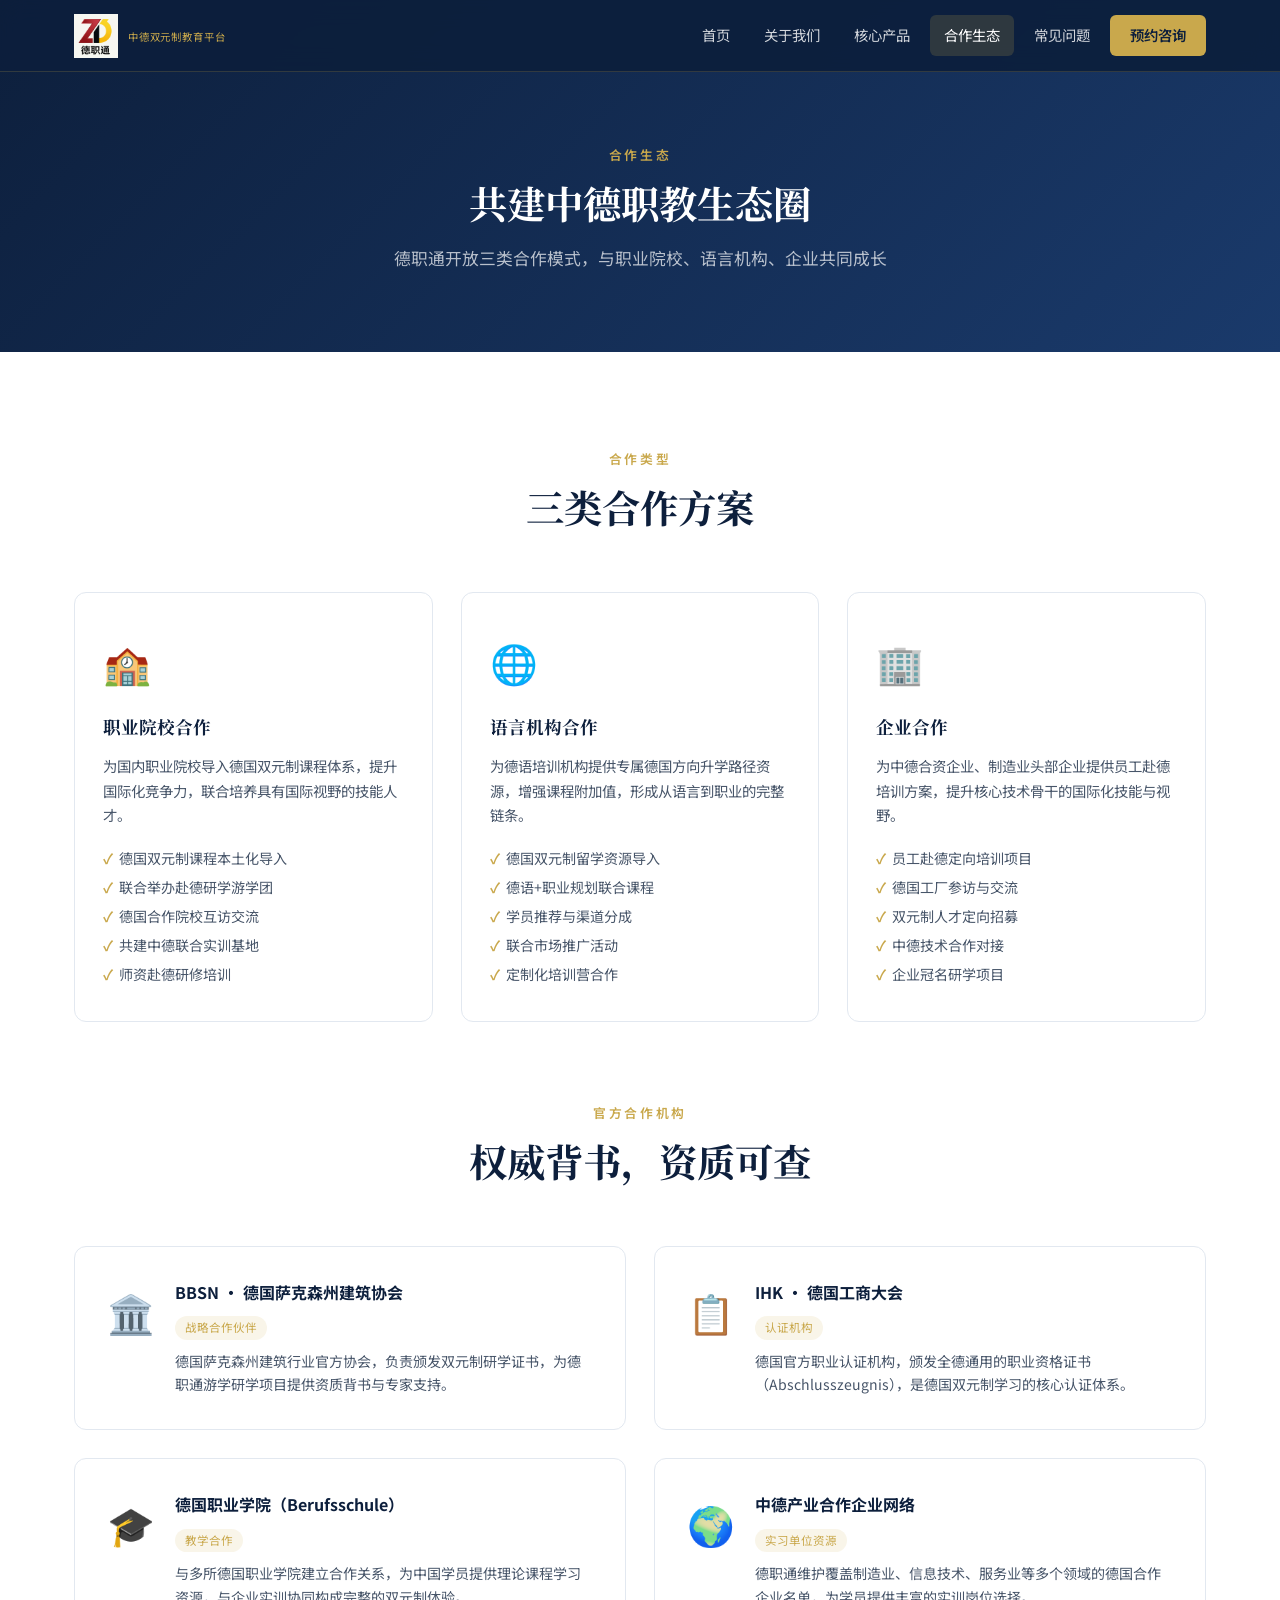
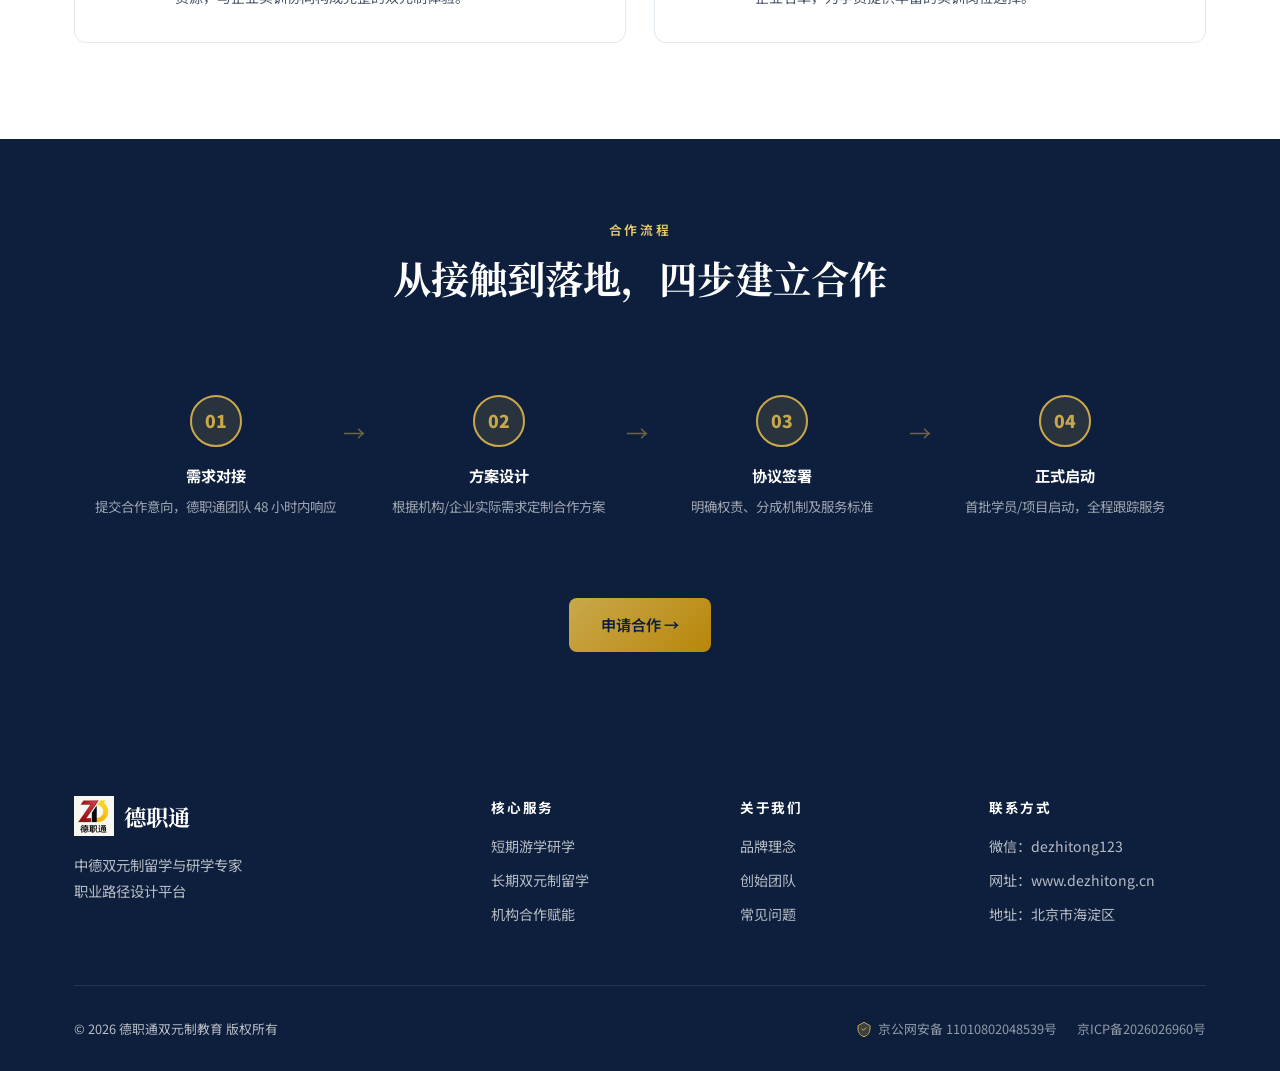
<file: partners.html>
<!DOCTYPE html>
<html lang="zh-CN">
<head>
  <meta charset="UTF-8" /><meta name="viewport" content="width=device-width, initial-scale=1.0" />
  <title>合作生态 · 德职通</title>
  <link rel="preconnect" href="https://fonts.googleapis.com" /><link rel="preconnect" href="https://fonts.gstatic.com" crossorigin />
  <link href="https://fonts.googleapis.com/css2?family=Noto+Sans+SC:wght@300;400;500;600;700;900&family=Noto+Serif+SC:wght@400;600;700&display=swap" rel="stylesheet" />
  <link rel="stylesheet" href="shared.css" />
  <style>
    .page-hero { position: relative; overflow: hidden; background: linear-gradient(135deg, var(--navy) 0%, var(--navy2) 100%); padding: calc(var(--nav-h) + 72px) 0 80px; text-align: center; }
    .page-hero-bg { position: absolute; inset: 0; background: url('assets/neuschwanstein.jpg') center 30%/cover no-repeat; opacity: .12; }
    .page-hero .section-eyebrow { color: var(--gold); position: relative; z-index: 1; }
    .page-hero .section-title { color: var(--white); position: relative; z-index: 1; }
    .page-hero .section-desc { color: rgba(255,255,255,.7); position: relative; z-index: 1; }

    .partner-types { display: grid; grid-template-columns: repeat(3, 1fr); gap: 28px; margin-bottom: 80px; }
    .pt-card {
      background: var(--white); border-radius: var(--radius); padding: 36px 28px;
      border: 1px solid var(--gray200); transition: var(--transition);
    }
    .pt-card:hover { border-color: var(--gold); box-shadow: 0 8px 32px rgba(201,168,76,.12); transform: translateY(-4px); }
    .pt-icon { font-size: 2.4rem; margin-bottom: 18px; }
    .pt-card h3 { font-size: 1.1rem; font-weight: 700; color: var(--navy); margin-bottom: 12px; font-family: var(--serif); }
    .pt-card p { font-size: .9rem; color: var(--gray600); line-height: 1.7; margin-bottom: 20px; }
    .pt-list { display: flex; flex-direction: column; gap: 8px; }
    .pt-list li { font-size: .88rem; color: var(--gray600); padding-left: 16px; position: relative; line-height: 1.5; }
    .pt-list li::before { content: '✓'; position: absolute; left: 0; color: var(--gold); font-weight: 700; }

    .partners-official { background: var(--gray50); }
    .official-grid { display: grid; grid-template-columns: repeat(2, 1fr); gap: 28px; }
    .official-card {
      background: var(--white); border-radius: var(--radius); padding: 32px;
      border: 1px solid var(--gray200); display: flex; gap: 20px; align-items: flex-start;
      transition: var(--transition);
    }
    .official-card:hover { border-color: var(--navy); box-shadow: var(--shadow); }
    .official-flag { font-size: 2.4rem; flex-shrink: 0; }
    .official-info h3 { font-size: 1rem; font-weight: 700; color: var(--navy); margin-bottom: 6px; }
    .official-info .org-tag { display: inline-block; background: rgba(201,168,76,.12); color: var(--gold); font-size: .72rem; padding: 2px 10px; border-radius: 100px; margin-bottom: 10px; }
    .official-info p { font-size: .88rem; color: var(--gray600); line-height: 1.7; }

    .collab-model { background: var(--navy); padding: 80px 0; }
    .model-steps { display: grid; grid-template-columns: repeat(4, 1fr); gap: 0; }
    .model-step { padding: 32px 20px; text-align: center; position: relative; }
    .model-step:not(:last-child)::after {
      content: '→'; position: absolute; right: -8px; top: 50px;
      color: rgba(201,168,76,.5); font-size: 1.4rem;
    }
    .model-num { width: 52px; height: 52px; border-radius: 50%; background: rgba(201,168,76,.15); border: 2px solid var(--gold); color: var(--gold); font-weight: 900; font-size: 1.1rem; display: flex; align-items: center; justify-content: center; margin: 0 auto 16px; }
    .model-step h4 { color: var(--white); font-size: .95rem; margin-bottom: 8px; }
    .model-step p { color: rgba(255,255,255,.6); font-size: .84rem; line-height: 1.6; }

    @media (max-width: 768px) {
      .partner-types { grid-template-columns: 1fr; }
      .official-grid { grid-template-columns: 1fr; }
      .model-steps { grid-template-columns: 1fr 1fr; }
    }
    @media (max-width: 480px) {
      .model-steps { grid-template-columns: 1fr; }
    }
  </style>
</head>
<body>
  <nav class="navbar" id="navbar">
    <div class="nav-inner">
      <a href="index.html" class="nav-logo">
        <img src="assets/logo.png" alt="德职通 Logo" onerror="this.style.display='none';this.nextElementSibling.style.display='flex'" />
        <div class="nav-logo-text" style="display:none"><span class="nav-logo-name">德职通</span><span class="nav-logo-sub">中德双元制教育</span></div>
        <div class="nav-logo-text"><span class="nav-logo-sub">中德双元制教育平台</span></div>
      </a>
      <button class="nav-toggle" id="navToggle" aria-label="菜单"><span></span><span></span><span></span></button>
      <ul class="nav-links" id="navLinks">
        <li><a href="index.html">首页</a></li><li><a href="about.html">关于我们</a></li><li><a href="products.html">核心产品</a></li><li><a href="partners.html">合作生态</a></li><li><a href="faq.html">常见问题</a></li><li><a href="contact.html" class="nav-cta">预约咨询</a></li>
      </ul>
    </div>
  </nav>

  <div class="page-hero">
    <div class="page-hero-bg"></div>
    <div class="container">
      <p class="section-eyebrow">合作生态</p>
      <h1 class="section-title">共建中德职教生态圈</h1>
      <p class="section-desc">德职通开放三类合作模式，与职业院校、语言机构、企业共同成长</p>
    </div>
  </div>

  <section class="section">
    <div class="container">
      <div class="section-header">
        <p class="section-eyebrow">合作类型</p>
        <h2 class="section-title">三类合作方案</h2>
      </div>
      <div class="partner-types">
        <div class="pt-card reveal">
          <div class="pt-icon">🏫</div>
          <h3>职业院校合作</h3>
          <p>为国内职业院校导入德国双元制课程体系，提升国际化竞争力，联合培养具有国际视野的技能人才。</p>
          <ul class="pt-list">
            <li>德国双元制课程本土化导入</li>
            <li>联合举办赴德研学游学团</li>
            <li>德国合作院校互访交流</li>
            <li>共建中德联合实训基地</li>
            <li>师资赴德研修培训</li>
          </ul>
        </div>
        <div class="pt-card reveal">
          <div class="pt-icon">🌐</div>
          <h3>语言机构合作</h3>
          <p>为德语培训机构提供专属德国方向升学路径资源，增强课程附加值，形成从语言到职业的完整链条。</p>
          <ul class="pt-list">
            <li>德国双元制留学资源导入</li>
            <li>德语+职业规划联合课程</li>
            <li>学员推荐与渠道分成</li>
            <li>联合市场推广活动</li>
            <li>定制化培训营合作</li>
          </ul>
        </div>
        <div class="pt-card reveal">
          <div class="pt-icon">🏢</div>
          <h3>企业合作</h3>
          <p>为中德合资企业、制造业头部企业提供员工赴德培训方案，提升核心技术骨干的国际化技能与视野。</p>
          <ul class="pt-list">
            <li>员工赴德定向培训项目</li>
            <li>德国工厂参访与交流</li>
            <li>双元制人才定向招募</li>
            <li>中德技术合作对接</li>
            <li>企业冠名研学项目</li>
          </ul>
        </div>
      </div>

      <div class="section-header">
        <p class="section-eyebrow">官方合作机构</p>
        <h2 class="section-title">权威背书，资质可查</h2>
      </div>
      <div class="official-grid">
        <div class="official-card reveal">
          <div class="official-flag">🏛️</div>
          <div class="official-info">
            <h3>BBSN · 德国萨克森州建筑协会</h3>
            <span class="org-tag">战略合作伙伴</span>
            <p>德国萨克森州建筑行业官方协会，负责颁发双元制研学证书，为德职通游学研学项目提供资质背书与专家支持。</p>
          </div>
        </div>
        <div class="official-card reveal">
          <div class="official-flag">📋</div>
          <div class="official-info">
            <h3>IHK · 德国工商大会</h3>
            <span class="org-tag">认证机构</span>
            <p>德国官方职业认证机构，颁发全德通用的职业资格证书（Abschlusszeugnis），是德国双元制学习的核心认证体系。</p>
          </div>
        </div>
        <div class="official-card reveal">
          <div class="official-flag">🎓</div>
          <div class="official-info">
            <h3>德国职业学院（Berufsschule）</h3>
            <span class="org-tag">教学合作</span>
            <p>与多所德国职业学院建立合作关系，为中国学员提供理论课程学习资源，与企业实训协同构成完整的双元制体验。</p>
          </div>
        </div>
        <div class="official-card reveal">
          <div class="official-flag">🌍</div>
          <div class="official-info">
            <h3>中德产业合作企业网络</h3>
            <span class="org-tag">实习单位资源</span>
            <p>德职通维护覆盖制造业、信息技术、服务业等多个领域的德国合作企业名单，为学员提供丰富的实训岗位选择。</p>
          </div>
        </div>
      </div>
    </div>
  </section>

  <section class="collab-model">
    <div class="container">
      <div class="section-header light">
        <p class="section-eyebrow">合作流程</p>
        <h2 class="section-title">从接触到落地，四步建立合作</h2>
      </div>
      <div class="model-steps">
        <div class="model-step reveal"><div class="model-num">01</div><h4>需求对接</h4><p>提交合作意向，德职通团队 48 小时内响应</p></div>
        <div class="model-step reveal"><div class="model-num">02</div><h4>方案设计</h4><p>根据机构/企业实际需求定制合作方案</p></div>
        <div class="model-step reveal"><div class="model-num">03</div><h4>协议签署</h4><p>明确权责、分成机制及服务标准</p></div>
        <div class="model-step reveal"><div class="model-num">04</div><h4>正式启动</h4><p>首批学员/项目启动，全程跟踪服务</p></div>
      </div>
      <div style="text-align:center;margin-top:48px">
        <a href="contact.html" class="btn btn-primary">申请合作 →</a>
      </div>
    </div>
  </section>

  <footer class="footer">
    <div class="container">
      <div class="footer-top">
        <div class="footer-brand"><div class="footer-logo"><img src="assets/logo.png" alt="德职通" height="40" onerror="this.style.display='none'" /><span class="footer-logo-name">德职通</span></div><p>中德双元制留学与研学专家<br />职业路径设计平台</p></div>
        <div class="footer-links">
          <div class="fl-col"><h5>核心服务</h5><ul><li><a href="products.html#study">短期游学研学</a></li><li><a href="products.html#longterm">长期双元制留学</a></li><li><a href="partners.html">机构合作赋能</a></li></ul></div>
          <div class="fl-col"><h5>关于我们</h5><ul><li><a href="about.html">品牌理念</a></li><li><a href="about.html#team">创始团队</a></li><li><a href="faq.html">常见问题</a></li></ul></div>
          <div class="fl-col"><h5>联系方式</h5><ul><li>微信：dezhitong123</li><li>网址：www.dezhitong.cn</li><li>地址：北京市海淀区</li></ul></div>
        </div>
      </div>
      <div class="footer-bottom">
        <span>© 2026 德职通双元制教育 版权所有</span>
        <div class="beian-items">
          <a href="https://beian.mps.gov.cn/#/query/webSearch?code=11010802048539" target="_blank" rel="noopener" class="beian-link"><svg class="beian-icon" viewBox="0 0 24 24" fill="none"><path d="M12 2L3 7v5c0 5.25 3.75 10.15 9 11.5C17.25 22.15 21 17.25 21 12V7L12 2z" fill="#c9a84c" opacity="0.25"/><path d="M12 2L3 7v5c0 5.25 3.75 10.15 9 11.5C17.25 22.15 21 17.25 21 12V7L12 2z" stroke="#c9a84c" stroke-width="1.5" fill="none"/><path d="M9 12l2 2 4-4" stroke="#c9a84c" stroke-width="1.5" stroke-linecap="round" stroke-linejoin="round"/></svg>京公网安备 11010802048539号</a>
          <a href="https://beian.miit.gov.cn/" target="_blank" rel="noopener" class="beian-link">京ICP备2026026960号</a>
        </div>
      </div>
    </div>
  </footer>
  <script src="shared.js"></script>
</body>
</html>
</file>
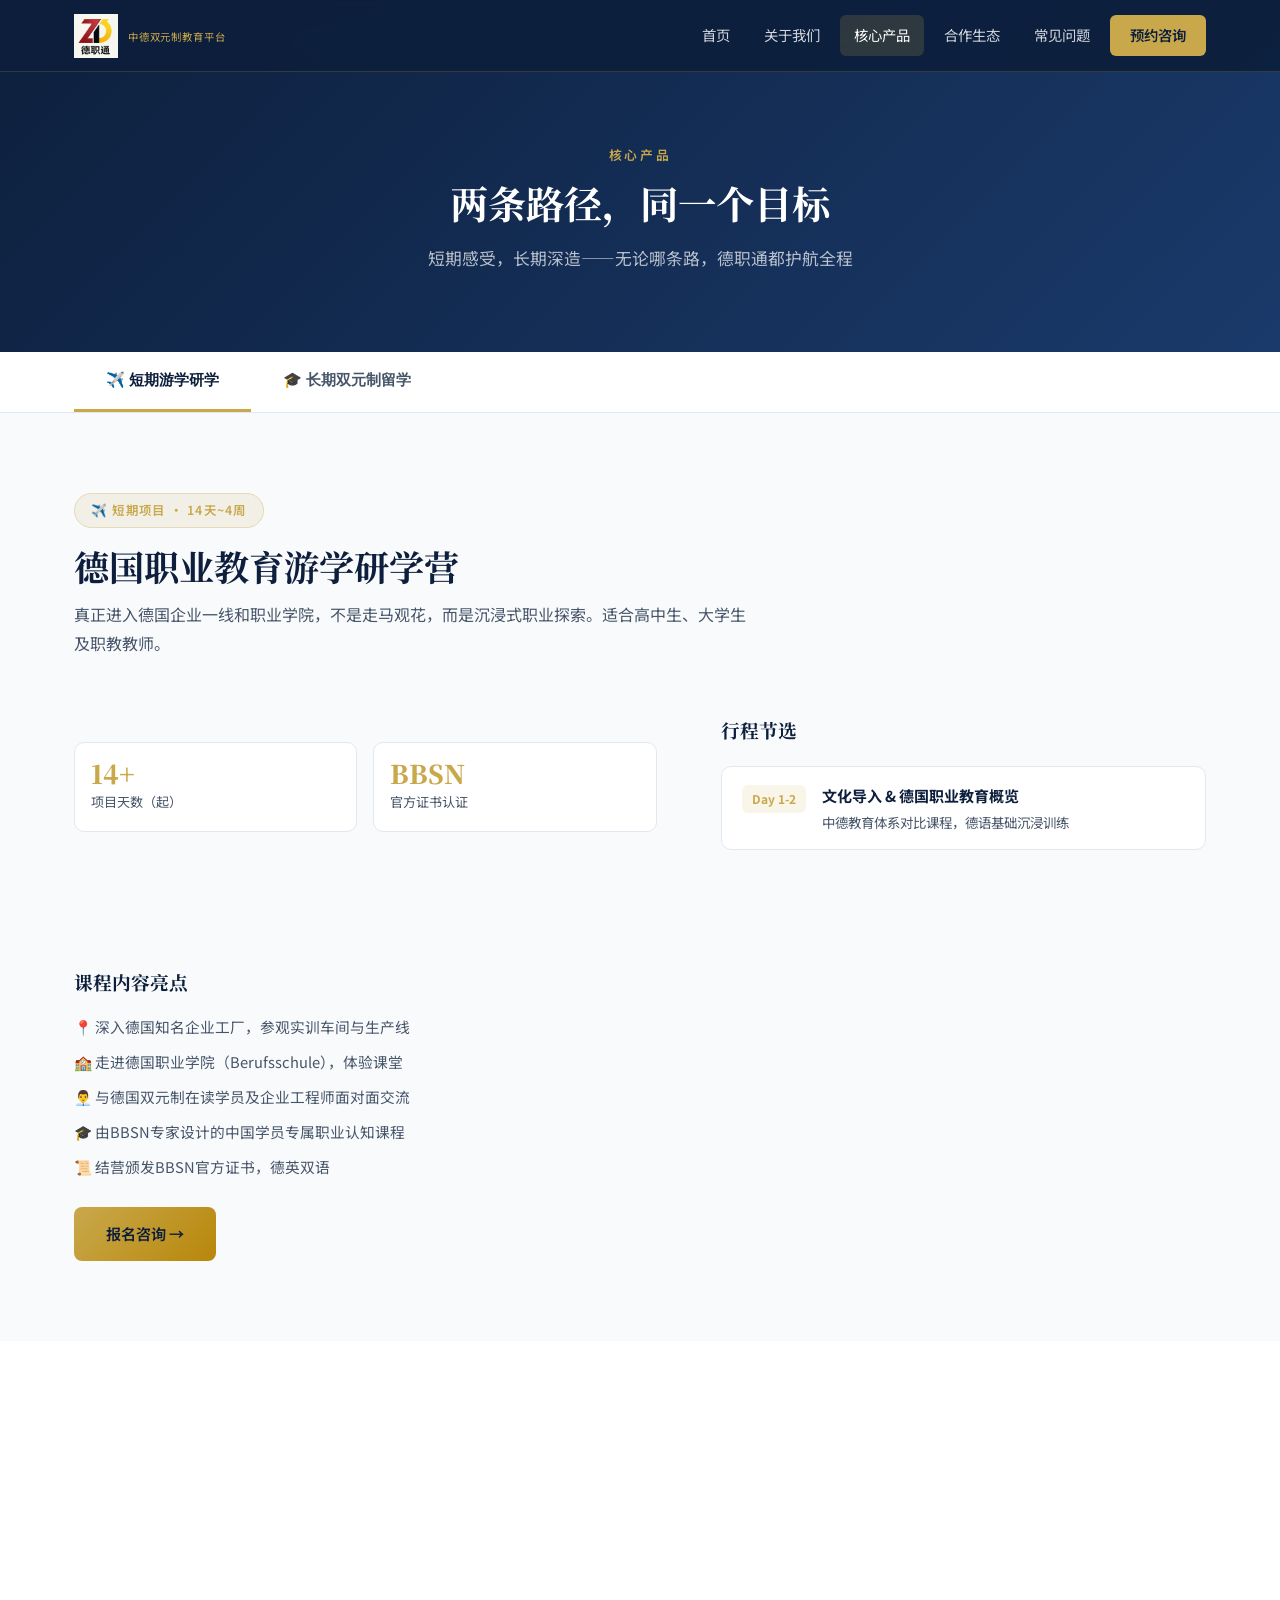
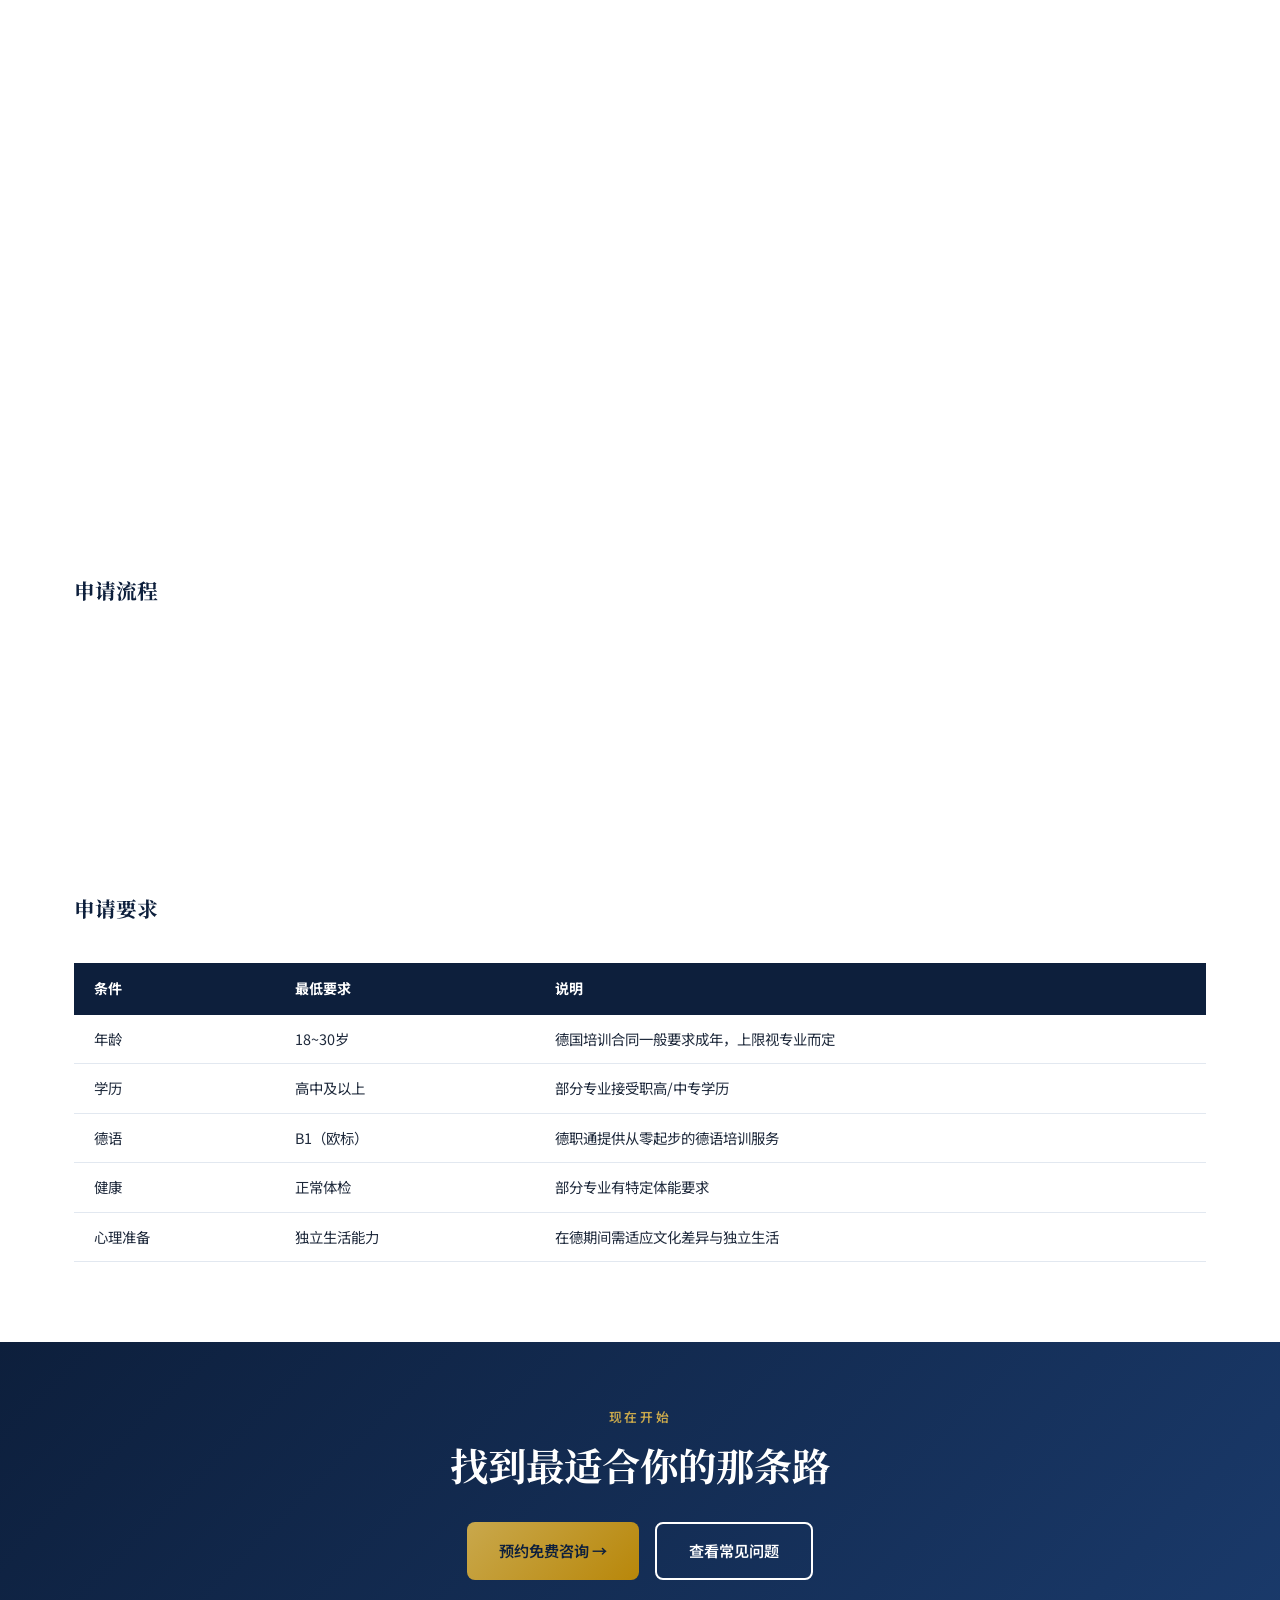
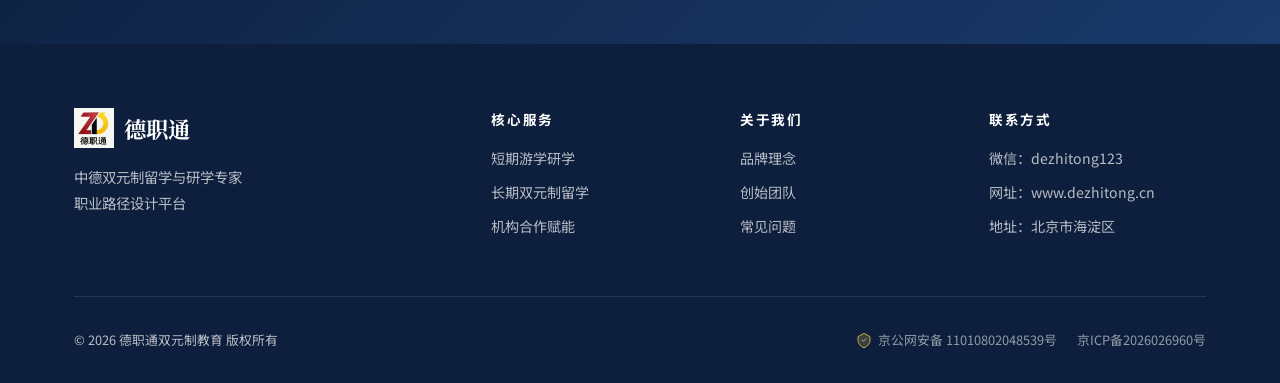
<file: products.html>
<!DOCTYPE html>
<html lang="zh-CN">
<head>
  <meta charset="UTF-8" />
  <meta name="viewport" content="width=device-width, initial-scale=1.0" />
  <title>核心产品 · 德职通</title>
  <meta name="description" content="德职通核心产品：短期游学研学、长期双元制留学，开启你的德国职业教育之旅。" />
  <link rel="preconnect" href="https://fonts.googleapis.com" />
  <link rel="preconnect" href="https://fonts.gstatic.com" crossorigin />
  <link href="https://fonts.googleapis.com/css2?family=Noto+Sans+SC:wght@300;400;500;600;700;900&family=Noto+Serif+SC:wght@400;600;700&display=swap" rel="stylesheet" />
  <link rel="stylesheet" href="shared.css" />
  <style>
    .page-hero {
      position: relative; overflow: hidden;
      background: linear-gradient(135deg, var(--navy) 0%, var(--navy2) 100%);
      padding: calc(var(--nav-h) + 72px) 0 80px; text-align: center;
    }
    .page-hero-bg { position: absolute; inset: 0; background: url('assets/classroom.jpg') center 60% / cover no-repeat; opacity: .12; }
    .page-hero .section-eyebrow { color: var(--gold); position: relative; z-index:1; }
    .page-hero .section-title { color: var(--white); margin-bottom: 16px; position: relative; z-index:1; }
    .page-hero .section-desc { color: rgba(255,255,255,.7); position: relative; z-index:1; }

    /* Product nav tabs */
    .prod-tabs { background: var(--white); border-bottom: 1px solid var(--gray200); position: sticky; top: var(--nav-h); z-index: 900; }
    .prod-tab-inner { display: flex; gap: 0; max-width: 1180px; margin: 0 auto; padding: 0 24px; }
    .prod-tab-btn {
      padding: 18px 32px; font-size: .95rem; font-weight: 600;
      color: var(--gray600); border: none; background: none; cursor: pointer;
      border-bottom: 3px solid transparent; transition: var(--transition); white-space: nowrap;
    }
    .prod-tab-btn:hover, .prod-tab-btn.active { color: var(--navy); border-color: var(--gold); }

    /* Product sections */
    .prod-section { padding: 80px 0; }
    .prod-section:nth-child(even) { background: var(--gray50); }

    .prod-header { margin-bottom: 56px; }
    .prod-badge {
      display: inline-flex; align-items: center; gap: 8px;
      background: rgba(201,168,76,.12); border: 1px solid rgba(201,168,76,.3);
      color: var(--gold); padding: 6px 16px; border-radius: 100px;
      font-size: .78rem; font-weight: 600; letter-spacing: .1em; margin-bottom: 16px;
    }
    .prod-header h2 { font-family: var(--serif); font-size: 2.2rem; font-weight: 700; color: var(--navy); margin-bottom: 12px; line-height: 1.25; }
    .prod-header p { font-size: 1rem; color: var(--gray600); line-height: 1.8; max-width: 680px; }

    /* Study product */
    .study-grid { display: grid; grid-template-columns: 1.2fr 1fr; gap: 64px; align-items: start; }
    .study-left {}
    .study-highlights { display: grid; grid-template-columns: 1fr 1fr; gap: 16px; margin: 28px 0; }
    .hl-item { background: var(--white); border: 1px solid var(--gray200); border-radius: 10px; padding: 18px 16px; }
    .hl-num { font-size: 1.6rem; font-weight: 900; color: var(--gold); font-family: var(--serif); line-height: 1; }
    .hl-label { font-size: .82rem; color: var(--gray600); margin-top: 4px; }

    .schedule-list { display: flex; flex-direction: column; gap: 14px; }
    .sch-item { display: flex; align-items: flex-start; gap: 16px; padding: 16px 20px; background: var(--white); border-radius: 10px; border: 1px solid var(--gray200); }
    .sch-day { font-size: .75rem; font-weight: 700; color: var(--gold); background: rgba(201,168,76,.12); padding: 4px 10px; border-radius: 6px; white-space: nowrap; flex-shrink: 0; margin-top: 2px; }
    .sch-content strong { display: block; font-size: .94rem; color: var(--navy); margin-bottom: 4px; }
    .sch-content p { font-size: .84rem; color: var(--gray600); line-height: 1.5; }

    /* Longterm product */
    .longterm-grid { display: grid; grid-template-columns: 1fr 1fr; gap: 28px; margin-bottom: 56px; }
    .lt-card {
      background: var(--white); border-radius: var(--radius); padding: 32px; border: 1px solid var(--gray200);
      transition: var(--transition);
    }
    .lt-card:hover { border-color: var(--gold); box-shadow: 0 8px 32px rgba(201,168,76,.12); transform: translateY(-4px); }
    .lt-card-icon { font-size: 2rem; margin-bottom: 16px; }
    .lt-card h3 { font-size: 1.05rem; font-weight: 700; color: var(--navy); margin-bottom: 10px; font-family: var(--serif); }
    .lt-card p { font-size: .9rem; color: var(--gray600); line-height: 1.7; }

    .process-steps { display: flex; gap: 0; }
    .proc-step { flex: 1; text-align: center; position: relative; padding: 28px 16px; }
    .proc-step:not(:last-child)::after {
      content: '→'; position: absolute; right: -8px; top: 36px;
      color: var(--gold); font-size: 1.2rem; font-weight: 700;
    }
    .proc-num {
      width: 52px; height: 52px; border-radius: 50%;
      background: linear-gradient(135deg, var(--gold), #a06a00);
      color: var(--navy); font-weight: 900; font-size: 1.1rem;
      display: flex; align-items: center; justify-content: center;
      margin: 0 auto 14px; font-family: var(--serif);
    }
    .proc-step h4 { font-size: .9rem; font-weight: 700; color: var(--navy); margin-bottom: 6px; }
    .proc-step p { font-size: .8rem; color: var(--gray600); line-height: 1.5; }

    /* Requirement table */
    .req-table { width: 100%; border-collapse: collapse; margin-top: 28px; }
    .req-table th { background: var(--navy); color: var(--white); padding: 14px 20px; text-align: left; font-size: .88rem; }
    .req-table td { padding: 12px 20px; font-size: .9rem; color: var(--gray800); border-bottom: 1px solid var(--gray200); }
    .req-table tr:hover td { background: var(--gray50); }

    .cta-bar { background: linear-gradient(135deg, var(--navy) 0%, var(--navy2) 100%); padding: 64px 0; text-align: center; }
    .cta-bar .section-title { color: var(--white); }

    @media (max-width: 768px) {
      .study-grid { grid-template-columns: 1fr; }
      .longterm-grid { grid-template-columns: 1fr; }
      .process-steps { flex-direction: column; }
      .proc-step:not(:last-child)::after { content: '↓'; right: 50%; top: auto; bottom: -18px; }
      .prod-tab-btn { padding: 14px 18px; font-size: .88rem; }
    }
  </style>
</head>
<body>

  <nav class="navbar" id="navbar">
    <div class="nav-inner">
      <a href="index.html" class="nav-logo">
        <img src="assets/logo.png" alt="德职通 Logo" onerror="this.style.display='none';this.nextElementSibling.style.display='flex'" />
        <div class="nav-logo-text" style="display:none">
          <span class="nav-logo-name">德职通</span>
          <span class="nav-logo-sub">中德双元制教育</span>
        </div>
        <div class="nav-logo-text"><span class="nav-logo-sub">中德双元制教育平台</span></div>
      </a>
      <button class="nav-toggle" id="navToggle" aria-label="菜单"><span></span><span></span><span></span></button>
      <ul class="nav-links" id="navLinks">
        <li><a href="index.html">首页</a></li>
        <li><a href="about.html">关于我们</a></li>
        <li><a href="products.html">核心产品</a></li>
        <li><a href="partners.html">合作生态</a></li>
        <li><a href="faq.html">常见问题</a></li>
        <li><a href="contact.html" class="nav-cta">预约咨询</a></li>
      </ul>
    </div>
  </nav>

  <div class="page-hero">
    <div class="page-hero-bg"></div>
    <div class="container">
      <p class="section-eyebrow">核心产品</p>
      <h1 class="section-title">两条路径，同一个目标</h1>
      <p class="section-desc">短期感受，长期深造——无论哪条路，德职通都护航全程</p>
    </div>
  </div>

  <div class="prod-tabs">
    <div class="prod-tab-inner">
      <button class="prod-tab-btn active" onclick="scrollTo('#study')">✈️ 短期游学研学</button>
      <button class="prod-tab-btn" onclick="scrollTo('#longterm')">🎓 长期双元制留学</button>
    </div>
  </div>

  <!-- ====== 短期游学研学 ====== -->
  <section class="prod-section" id="study">
    <div class="container">
      <div class="prod-header reveal">
        <div class="prod-badge">✈️ 短期项目 · 14天~4周</div>
        <h2>德国职业教育游学研学营</h2>
        <p>真正进入德国企业一线和职业学院，不是走马观花，而是沉浸式职业探索。适合高中生、大学生及职教教师。</p>
      </div>
      <div class="study-grid">
        <div class="study-left">
          <div class="study-highlights">
            <div class="hl-item reveal">
              <div class="hl-num">14+</div>
              <div class="hl-label">项目天数（起）</div>
            </div>
            <div class="hl-item reveal">
              <div class="hl-num">BBSN</div>
              <div class="hl-label">官方证书认证</div>
            </div>
            <div class="hl-item reveal">
              <div class="hl-num">3+</div>
              <div class="hl-label">参观德国企业数</div>
            </div>
            <div class="hl-item reveal">
              <div class="hl-num">全程</div>
              <div class="hl-label">双语陪同服务</div>
            </div>
          </div>
          <h3 style="color:var(--navy);font-family:var(--serif);margin-bottom:16px">课程内容亮点</h3>
          <ul style="display:flex;flex-direction:column;gap:10px;color:var(--gray600);font-size:.92rem">
            <li>📍 深入德国知名企业工厂，参观实训车间与生产线</li>
            <li>🏫 走进德国职业学院（Berufsschule），体验课堂</li>
            <li>👨‍💼 与德国双元制在读学员及企业工程师面对面交流</li>
            <li>🎓 由BBSN专家设计的中国学员专属职业认知课程</li>
            <li>📜 结营颁发BBSN官方证书，德英双语</li>
          </ul>
          <div style="margin-top:28px">
            <a href="contact.html" class="btn btn-primary">报名咨询 →</a>
          </div>
        </div>
        <div class="study-right">
          <h3 style="color:var(--navy);font-family:var(--serif);margin-bottom:20px">行程节选</h3>
          <div class="schedule-list">
            <div class="sch-item reveal">
              <span class="sch-day">Day 1-2</span>
              <div class="sch-content">
                <strong>文化导入 & 德国职业教育概览</strong>
                <p>中德教育体系对比课程，德语基础沉浸训练</p>
              </div>
            </div>
            <div class="sch-item reveal">
              <span class="sch-day">Day 3-6</span>
              <div class="sch-content">
                <strong>企业参观 & 实训体验</strong>
                <p>进入德国制造业标杆企业，参观真实生产环境</p>
              </div>
            </div>
            <div class="sch-item reveal">
              <span class="sch-day">Day 7-10</span>
              <div class="sch-content">
                <strong>职业学院沉浸 & 专业课体验</strong>
                <p>走进Berufsschule，与德国学生同堂上课</p>
              </div>
            </div>
            <div class="sch-item reveal">
              <span class="sch-day">Day 11-14</span>
              <div class="sch-content">
                <strong>职业规划工作坊 & 结营</strong>
                <p>个人职业路径梳理，颁发BBSN研学证书</p>
              </div>
            </div>
          </div>
        </div>
      </div>
    </div>
  </section>

  <!-- ====== 长期双元制留学 ====== -->
  <section class="prod-section" id="longterm">
    <div class="container">
      <div class="prod-header reveal">
        <div class="prod-badge">🎓 长期项目 · 3年制</div>
        <h2>德国双元制职业留学</h2>
        <p>进入德国企业，边工作边学习，每月领取培训津贴，三年后获得德国工商大会（IHK）国际职业资格证书。</p>
      </div>

      <div class="longterm-grid">
        <div class="lt-card reveal">
          <div class="lt-card-icon">💰</div>
          <h3>有薪实训，不只是学费</h3>
          <p>在德国企业参与真实岗位工作，每月获得培训津贴 €500~€1,450，覆盖基本生活成本，有别于纯消费型留学。</p>
        </div>
        <div class="lt-card reveal">
          <div class="lt-card-icon">📜</div>
          <h3>IHK 国际职业认证</h3>
          <p>毕业证书由德国工商大会（IHK）签发，欧盟全区通用。全球制造业头部企业、中德合资企业广泛认可。</p>
        </div>
        <div class="lt-card reveal">
          <div class="lt-card-icon">🏭</div>
          <h3>真实企业场景实训</h3>
          <p>不在虚拟实训室，而是在德国真实生产线和企业中工作，理论与实践高度融合，毕业即上岗。</p>
        </div>
        <div class="lt-card reveal">
          <div class="lt-card-icon">🛡️</div>
          <h3>全程服务保障</h3>
          <p>德职通提供签证指导、行前培训、德国本地辅导员全程陪伴，关键节点100%响应，无后顾之忧。</p>
        </div>
      </div>

      <h3 class="sub-title">申请流程</h3>
      <div class="process-steps">
        <div class="proc-step reveal">
          <div class="proc-num">01</div>
          <h4>初步咨询</h4>
          <p>免费评估背景，匹配专业方向</p>
        </div>
        <div class="proc-step reveal">
          <div class="proc-num">02</div>
          <h4>德语培训</h4>
          <p>A1起步，目标B1达标</p>
        </div>
        <div class="proc-step reveal">
          <div class="proc-num">03</div>
          <h4>企业匹配</h4>
          <p>德职通推荐合作德国企业</p>
        </div>
        <div class="proc-step reveal">
          <div class="proc-num">04</div>
          <h4>签证办理</h4>
          <p>培训签证全程指导</p>
        </div>
        <div class="proc-step reveal">
          <div class="proc-num">05</div>
          <h4>赴德入职</h4>
          <p>开始双元制学习生活</p>
        </div>
        <div class="proc-step reveal">
          <div class="proc-num">06</div>
          <h4>IHK 认证</h4>
          <p>三年后获国际职业证书</p>
        </div>
      </div>

      <h3 class="sub-title" style="margin-top:56px">申请要求</h3>
      <table class="req-table">
        <thead>
          <tr><th>条件</th><th>最低要求</th><th>说明</th></tr>
        </thead>
        <tbody>
          <tr><td>年龄</td><td>18~30岁</td><td>德国培训合同一般要求成年，上限视专业而定</td></tr>
          <tr><td>学历</td><td>高中及以上</td><td>部分专业接受职高/中专学历</td></tr>
          <tr><td>德语</td><td>B1（欧标）</td><td>德职通提供从零起步的德语培训服务</td></tr>
          <tr><td>健康</td><td>正常体检</td><td>部分专业有特定体能要求</td></tr>
          <tr><td>心理准备</td><td>独立生活能力</td><td>在德期间需适应文化差异与独立生活</td></tr>
        </tbody>
      </table>
    </div>
  </section>

  <div class="cta-bar">
    <div class="container">
      <p class="section-eyebrow" style="color:var(--gold)">现在开始</p>
      <h2 class="section-title">找到最适合你的那条路</h2>
      <div style="margin-top:32px;display:flex;gap:16px;justify-content:center;flex-wrap:wrap">
        <a href="contact.html" class="btn btn-primary">预约免费咨询 →</a>
        <a href="faq.html" class="btn btn-outline">查看常见问题</a>
      </div>
    </div>
  </div>

  <footer class="footer">
    <div class="container">
      <div class="footer-top">
        <div class="footer-brand">
          <div class="footer-logo"><img src="assets/logo.png" alt="德职通" height="40" onerror="this.style.display='none'" /><span class="footer-logo-name">德职通</span></div>
          <p>中德双元制留学与研学专家<br />职业路径设计平台</p>
        </div>
        <div class="footer-links">
          <div class="fl-col"><h5>核心服务</h5><ul><li><a href="products.html#study">短期游学研学</a></li><li><a href="products.html#longterm">长期双元制留学</a></li><li><a href="partners.html">机构合作赋能</a></li></ul></div>
          <div class="fl-col"><h5>关于我们</h5><ul><li><a href="about.html">品牌理念</a></li><li><a href="about.html#team">创始团队</a></li><li><a href="faq.html">常见问题</a></li></ul></div>
          <div class="fl-col"><h5>联系方式</h5><ul><li>微信：dezhitong123</li><li>网址：www.dezhitong.cn</li><li>地址：北京市海淀区</li></ul></div>
        </div>
      </div>
      <div class="footer-bottom">
        <span>© 2026 德职通双元制教育 版权所有</span>
        <div class="beian-items">
          <a href="https://beian.mps.gov.cn/#/query/webSearch?code=11010802048539" target="_blank" rel="noopener" class="beian-link">
            <svg class="beian-icon" viewBox="0 0 24 24" fill="none"><path d="M12 2L3 7v5c0 5.25 3.75 10.15 9 11.5C17.25 22.15 21 17.25 21 12V7L12 2z" fill="#c9a84c" opacity="0.25"/><path d="M12 2L3 7v5c0 5.25 3.75 10.15 9 11.5C17.25 22.15 21 17.25 21 12V7L12 2z" stroke="#c9a84c" stroke-width="1.5" fill="none"/><path d="M9 12l2 2 4-4" stroke="#c9a84c" stroke-width="1.5" stroke-linecap="round" stroke-linejoin="round"/></svg>
            京公网安备 11010802048539号
          </a>
          <a href="https://beian.miit.gov.cn/" target="_blank" rel="noopener" class="beian-link">京ICP备2026026960号</a>
        </div>
      </div>
    </div>
  </footer>
  <script src="shared.js"></script>
  <script>
    // Smooth tab scroll
    document.querySelectorAll('.prod-tab-btn').forEach(btn => {
      btn.addEventListener('click', () => {
        document.querySelectorAll('.prod-tab-btn').forEach(b => b.classList.remove('active'));
        btn.classList.add('active');
      });
    });
    function scrollTo(id) {
      const el = document.querySelector(id);
      if (el) el.scrollIntoView({ behavior: 'smooth', block: 'start' });
    }
    // Highlight tab on scroll
    const sections = [document.getElementById('study'), document.getElementById('longterm')];
    const tabBtns = document.querySelectorAll('.prod-tab-btn');
    window.addEventListener('scroll', () => {
      sections.forEach((sec, i) => {
        if (!sec) return;
        const rect = sec.getBoundingClientRect();
        if (rect.top <= 120 && rect.bottom > 120) {
          tabBtns.forEach(b => b.classList.remove('active'));
          if (tabBtns[i]) tabBtns[i].classList.add('active');
        }
      });
    });
  </script>
</body>
</html>
</file>
<file: shared.css>
/* =============================================
   德职通官网 · 共享样式
   v2.0 · 多页面版
   ============================================= */

/* ——— CSS 变量 ——— */
:root {
  --navy:   #0d1f3c;
  --navy2:  #1a3a6b;
  --gold:   #c9a84c;
  --gold2:  #e8c96a;
  --red:    #b22222;
  --white:  #ffffff;
  --gray50: #f8fafc;
  --gray100:#f1f5f9;
  --gray200:#e2e8f0;
  --gray400:#94a3b8;
  --gray600:#475569;
  --gray800:#1e293b;
  --font:   'Noto Sans SC', 'Microsoft YaHei', sans-serif;
  --serif:  'Noto Serif SC', 'SimSun', serif;
  --radius: 12px;
  --shadow: 0 4px 24px rgba(0,0,0,.12);
  --nav-h:  72px;
  --transition: .25s ease;
}

*, *::before, *::after { box-sizing: border-box; margin: 0; padding: 0; }
html { scroll-behavior: smooth; font-size: 16px; }
body {
  font-family: var(--font);
  color: var(--gray800);
  background: var(--white);
  line-height: 1.7;
  overflow-x: hidden;
}
img { max-width: 100%; display: block; }
a { text-decoration: none; color: inherit; }
ul { list-style: none; }

/* ——— Utilities ——— */
.container { width: 100%; max-width: 1180px; margin: 0 auto; padding: 0 24px; }
.section { padding: 96px 0; }
.section-header { text-align: center; margin-bottom: 60px; }
.section-header.light .section-title,
.section-header.light .section-desc { color: var(--white); }
.section-header.light .section-eyebrow { color: var(--gold2); }
.section-eyebrow { font-size: .8rem; font-weight: 600; letter-spacing: .2em; text-transform: uppercase; color: var(--gold); margin-bottom: 12px; }
.section-title { font-size: clamp(1.8rem, 3vw, 2.6rem); font-family: var(--serif); font-weight: 700; color: var(--navy); line-height: 1.3; margin-bottom: 16px; }
.section-desc { font-size: 1.05rem; color: var(--gray600); max-width: 640px; margin: 0 auto; }
.sub-title { font-size: 1.3rem; font-family: var(--serif); font-weight: 700; color: var(--navy); margin-bottom: 36px; }
.sub-title.light { color: var(--white); }

/* ——— Buttons ——— */
.btn {
  display: inline-flex; align-items: center; justify-content: center;
  padding: 14px 32px; border-radius: 8px; font-size: .95rem;
  font-weight: 600; cursor: pointer; border: none; transition: var(--transition);
  white-space: nowrap;
}
.btn-primary {
  background: linear-gradient(135deg, var(--gold), #b8870a);
  color: var(--navy);
}
.btn-primary:hover { filter: brightness(1.1); transform: translateY(-2px); }
.btn-outline {
  background: transparent;
  border: 2px solid var(--white);
  color: var(--white);
}
.btn-outline:hover { background: rgba(255,255,255,.12); transform: translateY(-2px); }
.btn-navy {
  background: var(--navy);
  color: var(--white);
}
.btn-navy:hover { background: var(--navy2); transform: translateY(-2px); }
.btn-full { width: 100%; }

/* ——— NAVBAR ——— */
.navbar {
  position: fixed; top: 0; left: 0; right: 0; z-index: 1000;
  height: var(--nav-h);
  background: rgba(13,31,60,.92);
  backdrop-filter: blur(12px);
  -webkit-backdrop-filter: blur(12px);
  border-bottom: 1px solid rgba(201,168,76,.2);
  transition: background var(--transition);
}
.navbar.scrolled {
  background: rgba(13,31,60,.98);
  box-shadow: 0 2px 20px rgba(0,0,0,.3);
}
.nav-inner {
  height: 100%;
  max-width: 1180px;
  margin: 0 auto;
  padding: 0 24px;
  display: flex;
  align-items: center;
  justify-content: space-between;
  gap: 20px;
}
.nav-logo {
  display: flex;
  align-items: center;
  gap: 10px;
  text-decoration: none;
}
.nav-logo img {
  height: 44px;
  width: auto;
  object-fit: contain;
}
.nav-logo-text {
  display: flex;
  flex-direction: column;
}
.nav-logo-name {
  font-size: 1.2rem;
  font-weight: 700;
  color: var(--white);
  line-height: 1;
  font-family: var(--serif);
}
.nav-logo-sub {
  font-size: .65rem;
  color: var(--gold);
  letter-spacing: .08em;
  margin-top: 2px;
}
.nav-links {
  display: flex;
  align-items: center;
  gap: 6px;
}
.nav-links li a {
  display: block;
  padding: 8px 14px;
  color: rgba(255,255,255,.82);
  font-size: .9rem;
  border-radius: 6px;
  transition: var(--transition);
  white-space: nowrap;
}
.nav-links li a:hover,
.nav-links li a.active { color: var(--white); background: rgba(201,168,76,.18); }
.nav-links li a.nav-cta {
  background: var(--gold);
  color: var(--navy);
  font-weight: 600;
  padding: 8px 20px;
}
.nav-links li a.nav-cta:hover {
  background: var(--gold2);
}
.nav-toggle {
  display: none;
  flex-direction: column;
  gap: 5px;
  background: none;
  border: none;
  cursor: pointer;
  padding: 4px;
}
.nav-toggle span {
  display: block;
  width: 24px;
  height: 2px;
  background: var(--white);
  border-radius: 2px;
  transition: var(--transition);
}

/* ——— FOOTER ——— */
.footer {
  background: var(--navy);
  color: rgba(255,255,255,.7);
  padding: 64px 0 32px;
}
.footer-top {
  display: grid;
  grid-template-columns: 1fr 2fr;
  gap: 60px;
  padding-bottom: 48px;
  border-bottom: 1px solid rgba(255,255,255,.1);
}
.footer-brand .footer-logo {
  display: flex;
  align-items: center;
  gap: 10px;
  margin-bottom: 16px;
}
.footer-brand .footer-logo img {
  height: 40px;
  width: auto;
}
.footer-logo-name {
  font-size: 1.4rem;
  font-weight: 700;
  color: var(--white);
  font-family: var(--serif);
}
.footer-brand p { font-size: .9rem; line-height: 1.8; }
.footer-links {
  display: grid;
  grid-template-columns: repeat(3, 1fr);
  gap: 32px;
}
.fl-col h5 { color: var(--white); font-size: .85rem; letter-spacing: .12em; text-transform: uppercase; margin-bottom: 16px; }
.fl-col ul li { margin-bottom: 10px; font-size: .88rem; }
.fl-col ul li a:hover { color: var(--gold); }
.footer-bottom {
  padding-top: 32px;
  display: flex;
  align-items: center;
  justify-content: space-between;
  gap: 16px;
  flex-wrap: wrap;
  font-size: .8rem;
}
.beian-items { display: flex; align-items: center; gap: 20px; flex-wrap: wrap; }
.beian-link { display: flex; align-items: center; gap: 6px; color: rgba(255,255,255,.55); transition: var(--transition); }
.beian-link:hover { color: var(--gold); }
.beian-icon { width: 16px; height: 16px; flex-shrink: 0; }

/* ——— SCROLL REVEAL ——— */
.reveal { opacity: 0; transform: translateY(24px); transition: opacity .55s ease, transform .55s ease; }
.reveal.visible { opacity: 1; transform: none; }

/* --- Section background layers (must sit behind content) --- */
.page-hero-bg,
.section-bg-layer { z-index: -1; }

/* ——— RESPONSIVE ——— */
@media (max-width: 960px) {
  .nav-toggle { display: flex; }
  .nav-links {
    display: none;
    position: absolute;
    top: var(--nav-h);
    left: 0;
    right: 0;
    flex-direction: column;
    background: rgba(13,31,60,.98);
    padding: 16px 24px 24px;
    gap: 4px;
    border-bottom: 1px solid rgba(201,168,76,.2);
  }
  .nav-links.open { display: flex; }
  .nav-links li a { border-radius: 8px; padding: 12px 16px; font-size: 1rem; }
}
@media (max-width: 768px) {
  .section { padding: 64px 0; }
  .footer-top { grid-template-columns: 1fr; gap: 32px; }
  .footer-links { grid-template-columns: 1fr 1fr; }
  .footer-bottom { flex-direction: column; align-items: flex-start; }
}
@media (max-width: 480px) {
  .footer-links { grid-template-columns: 1fr; }
}
</file>
